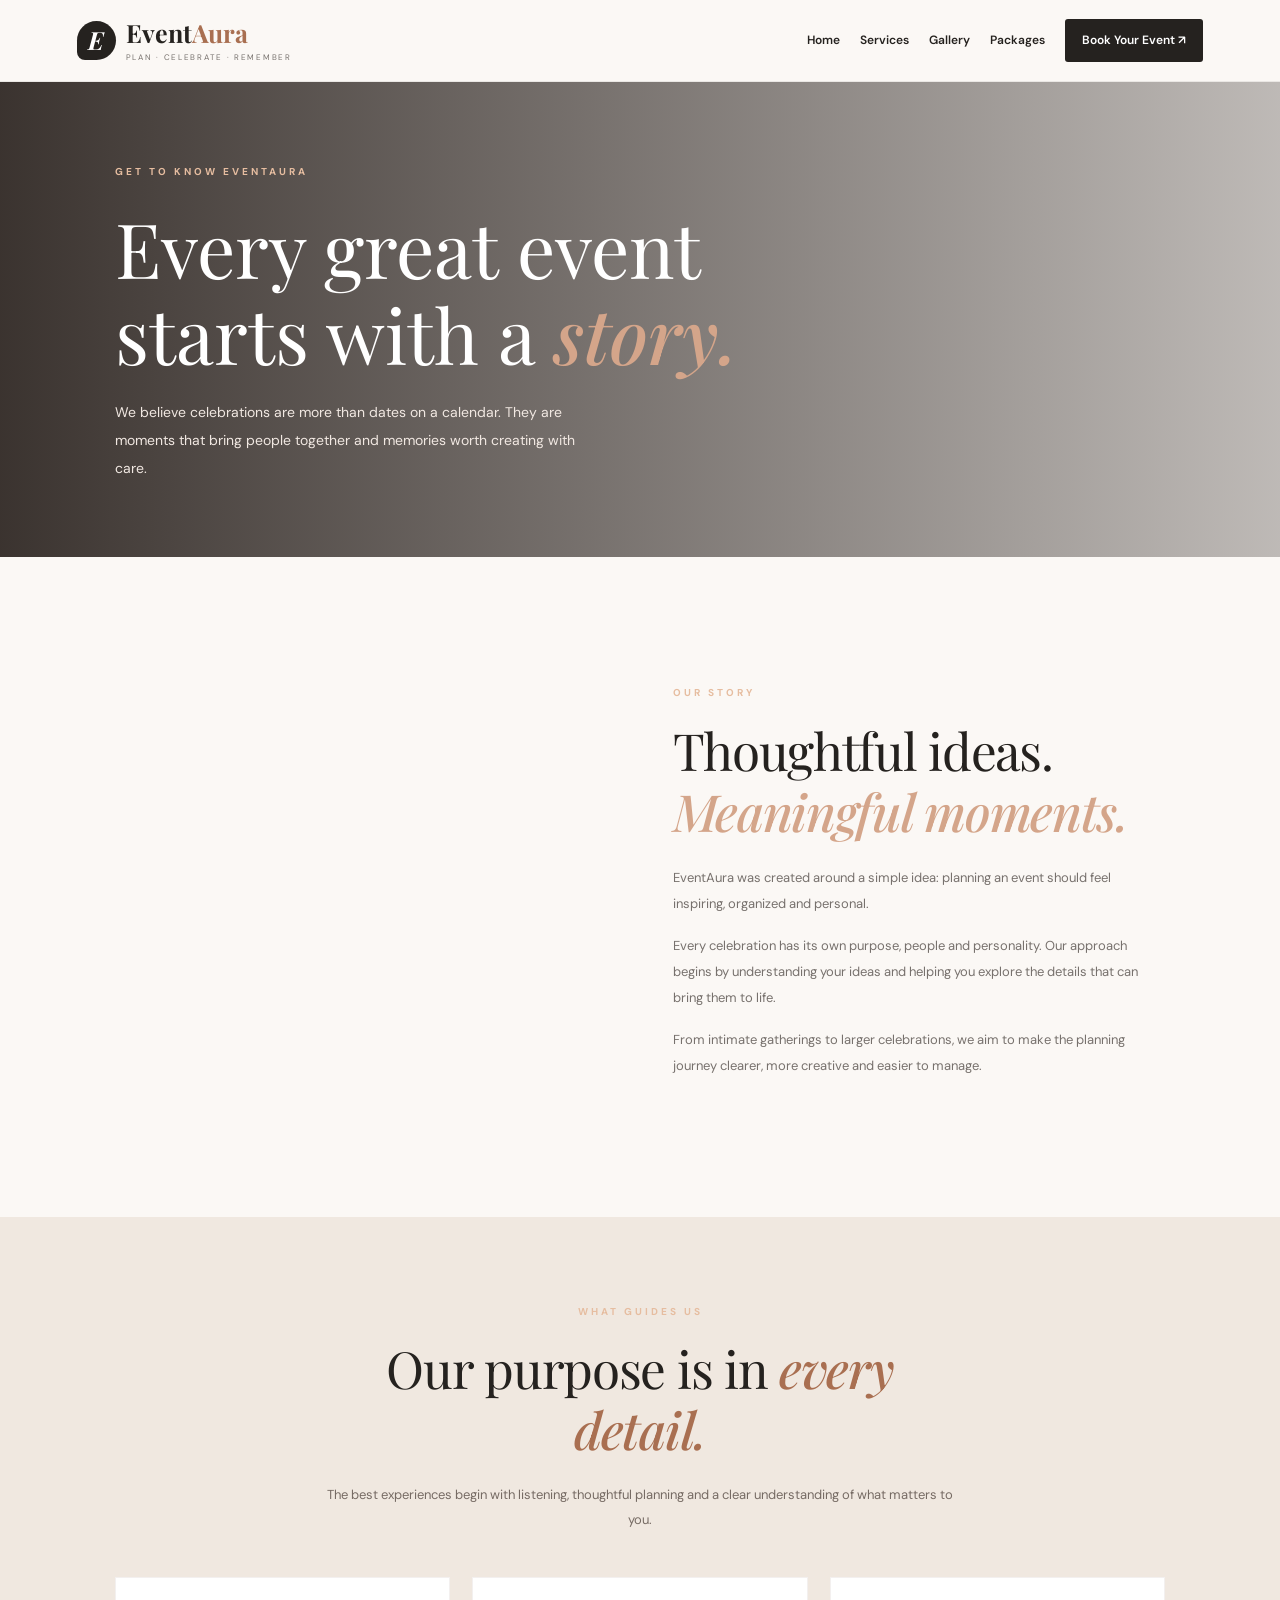
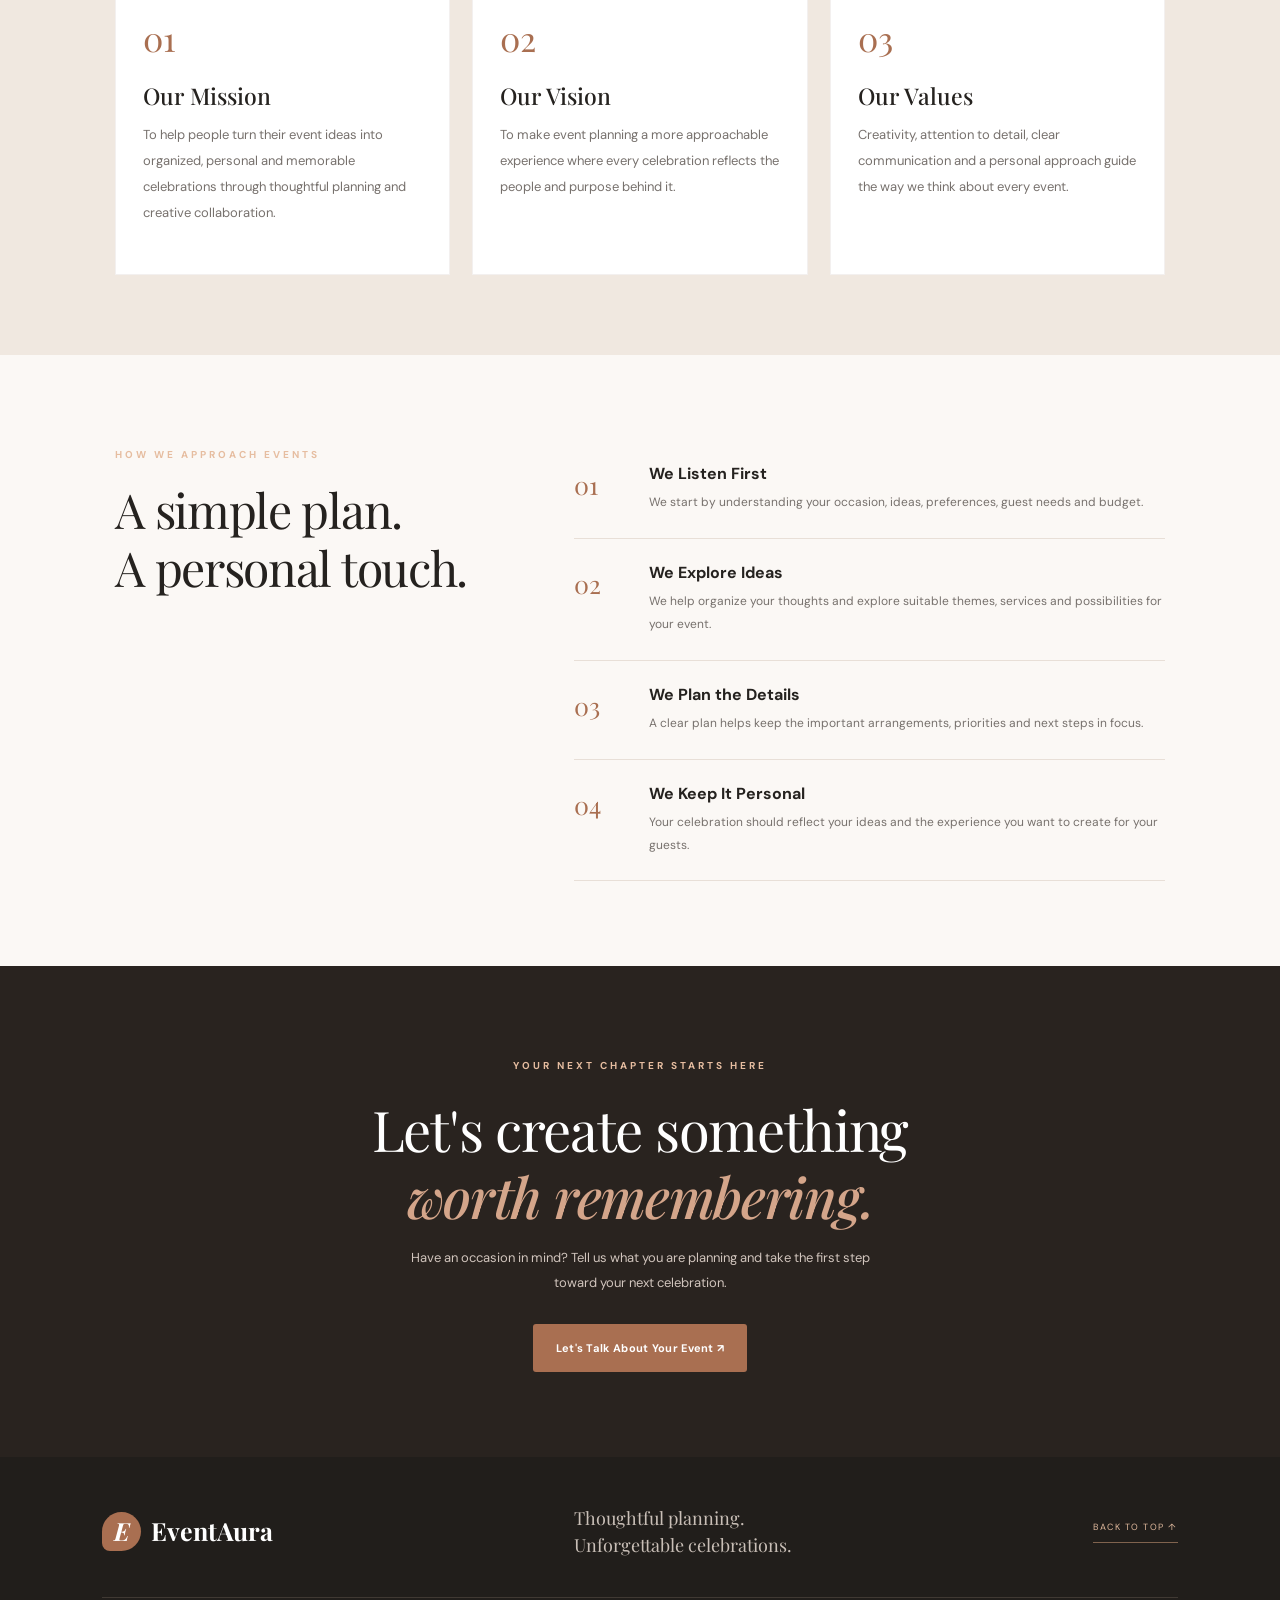
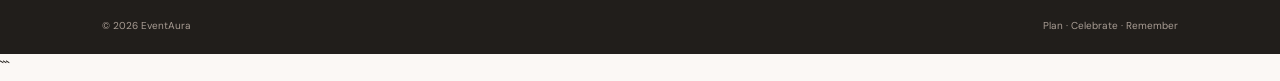
<file: about.html>
<!DOCTYPE html>
<html lang="en">
<head>
  <meta charset="UTF-8">
  <meta name="viewport" content="width=device-width, initial-scale=1.0">

  <title>About Us | EventAura</title>
  <meta name="description" content="Discover EventAura's story, mission and approach to creating thoughtful and memorable events.">

  <link rel="preconnect" href="https://fonts.googleapis.com">
  <link rel="preconnect" href="https://fonts.gstatic.com" crossorigin>
  <link href="https://fonts.googleapis.com/css2?family=DM+Sans:wght@400;500;600;700&family=Playfair+Display:wght@400;500;600&display=swap" rel="stylesheet">

  <link rel="stylesheet" href="style.css">
  <script src="/script.js" defer></script>

  <style>
    .about-hero {
      min-height: 440px;
      display: flex;
      align-items: center;
      padding: 75px 9%;
      color: white;
      background:
        linear-gradient(90deg, rgba(32,24,20,.88), rgba(32,24,20,.28)),
        url("https://images.unsplash.com/photo-1511795409834-ef04bbd61622?auto=format&fit=crop&w=1800&q=85")
        center/cover no-repeat;
    }

    .about-hero-content {
      max-width: 680px;
    }

    .about-eyebrow {
      color: #e6bda0;
      font-size: 10px;
      font-weight: 700;
      letter-spacing: 3px;
    }

    .about-hero h1 {
      font-family: "Playfair Display", Georgia, serif;
      font-size: clamp(44px, 7vw, 76px);
      font-weight: 400;
      line-height: 1.12;
      margin: 22px 0;
    }

    .about-hero h1 em,
    .about-story h2 em,
    .about-cta h2 em {
      color: #d4a58a;
    }

    .about-hero p {
      max-width: 480px;
      font-size: 14px;
      line-height: 2;
      color: #f1e8e2;
    }

    .about-story {
      display: grid;
      grid-template-columns: 1fr 1fr;
      gap: 65px;
      align-items: center;
      padding: 90px 9%;
    }

    .about-story-image {
      min-height: 480px;
      background:
        url("https://images.unsplash.com/photo-1464366400600-7168b8af9bc3?auto=format&fit=crop&w=1000&q=85")
        center/cover no-repeat;
    }

    .about-story h2,
    .about-heading h2 {
      font-family: "Playfair Display", Georgia, serif;
      font-size: clamp(34px, 4vw, 53px);
      font-weight: 400;
      line-height: 1.2;
      margin: 15px 0 22px;
    }

    .about-story p,
    .about-value p {
      color: var(--muted, #766b64);
      font-size: 13px;
      line-height: 2;
      margin-bottom: 16px;
    }

    .about-values {
      padding: 80px 9%;
      background: #f0e8e0;
    }

    .about-heading {
      text-align: center;
      max-width: 650px;
      margin: 0 auto 45px;
    }

    .about-heading p {
      color: #766b64;
      font-size: 13px;
      line-height: 1.9;
    }

    .about-values-grid {
      display: grid;
      grid-template-columns: repeat(3, minmax(0, 1fr));
      gap: 22px;
    }

    .about-value {
      background: white;
      padding: 32px 27px;
      border: 1px solid rgba(100,70,50,.08);
    }

    .about-value-number {
      font-family: "Playfair Display", Georgia, serif;
      font-size: 34px;
      color: #a96f51;
    }

    .about-value h3 {
      font-family: "Playfair Display", Georgia, serif;
      font-size: 23px;
      font-weight: 500;
      margin: 16px 0 12px;
    }

    .about-approach {
      padding: 85px 9%;
      display: grid;
      grid-template-columns: .8fr 1.2fr;
      gap: 65px;
      align-items: start;
    }

    .about-approach h2 {
      font-family: "Playfair Display", Georgia, serif;
      font-size: clamp(34px, 4vw, 48px);
      font-weight: 400;
      margin-top: 15px;
    }

    .about-approach-list {
      display: grid;
      gap: 0;
    }

    .about-approach-item {
      display: grid;
      grid-template-columns: 55px 1fr;
      gap: 20px;
      padding: 24px 0;
      border-bottom: 1px solid var(--line, #e5ddd5);
    }

    .about-approach-item span {
      font-family: "Playfair Display", Georgia, serif;
      font-size: 25px;
      color: #a96f51;
    }

    .about-approach-item h3 {
      font-size: 16px;
      margin-bottom: 8px;
    }

    .about-approach-item p {
      color: var(--muted, #766b64);
      font-size: 12px;
      line-height: 1.9;
    }

    .about-cta {
      text-align: center;
      padding: 85px 7%;
      color: white;
      background: #29231f;
    }

    .about-cta h2 {
      font-family: "Playfair Display", Georgia, serif;
      font-size: clamp(36px, 5vw, 56px);
      font-weight: 400;
      line-height: 1.2;
      margin: 17px 0;
    }

    .about-cta p {
      max-width: 470px;
      margin: 0 auto 28px;
      font-size: 13px;
      line-height: 1.9;
      color: #d1c5bd;
    }

    .about-cta .btn {
      display: inline-flex;
      align-items: center;
      justify-content: center;
      text-decoration: none;
    }

    @media (max-width: 780px) {
      .about-hero {
        min-height: 380px;
        padding: 65px 6%;
      }

      .about-story,
      .about-approach {
        grid-template-columns: 1fr;
        gap: 35px;
        padding: 65px 6%;
      }

      .about-story-image {
        min-height: 340px;
      }

      .about-values {
        padding: 65px 6%;
      }

      .about-values-grid {
        grid-template-columns: 1fr;
      }
    }
  </style>
</head>

<body>

<!-- NAVBAR -->
<header class="navbar">
  <a href="/" class="logo">
    <span class="logo-icon">E</span>
    <span>
      Event<span class="logo-accent">Aura</span>
      <small>PLAN · CELEBRATE · REMEMBER</small>
    </span>
  </a>

  <button
    class="menu-toggle"
    id="menuToggle"
    aria-label="Toggle navigation"
    aria-expanded="false"
    aria-controls="navLinks"
  >☰</button>

  <nav class="nav-links" id="navLinks">
    <a href="/">Home</a>
    <a href="/service.html">Services</a>
    <a href="/gallery.html">Gallery</a>
    <a href="/package.html">Packages</a>
    <a href="/contact.html" class="nav-cta">Book Your Event ↗</a>
  </nav>

</header>

<main>

  <!-- HERO -->
  <section class="about-hero">
    <div class="about-hero-content">
      <span class="about-eyebrow">GET TO KNOW EVENTAURA</span>
      <h1>Every great event<br>starts with a <em>story.</em></h1>
      <p>
        We believe celebrations are more than dates on a calendar.
        They are moments that bring people together and memories
        worth creating with care.
      </p>
    </div>
  </section>

  <!-- OUR STORY -->
  <section class="about-story">
    <div class="about-story-image"
         role="img"
         aria-label="Elegant event decoration"></div>

    <div>
      <span class="about-eyebrow">OUR STORY</span>
      <h2>Thoughtful ideas.<br><em>Meaningful moments.</em></h2>

      <p>
        EventAura was created around a simple idea: planning an event
        should feel inspiring, organized and personal.
      </p>

      <p>
        Every celebration has its own purpose, people and personality.
        Our approach begins by understanding your ideas and helping
        you explore the details that can bring them to life.
      </p>

      <p>
        From intimate gatherings to larger celebrations, we aim to
        make the planning journey clearer, more creative and easier
        to manage.
      </p>
    </div>
  </section>

  <!-- MISSION AND VALUES -->
  <section class="about-values">
    <div class="about-heading">
      <span class="about-eyebrow">WHAT GUIDES US</span>
      <h2>Our purpose is in <em>every detail.</em></h2>
      <p>
        The best experiences begin with listening, thoughtful planning
        and a clear understanding of what matters to you.
      </p>
    </div>

    <div class="about-values-grid">
      <article class="about-value">
        <span class="about-value-number">01</span>
        <h3>Our Mission</h3>
        <p>
          To help people turn their event ideas into organized,
          personal and memorable celebrations through thoughtful
          planning and creative collaboration.
        </p>
      </article>

      <article class="about-value">
        <span class="about-value-number">02</span>
        <h3>Our Vision</h3>
        <p>
          To make event planning a more approachable experience where
          every celebration reflects the people and purpose behind it.
        </p>
      </article>

      <article class="about-value">
        <span class="about-value-number">03</span>
        <h3>Our Values</h3>
        <p>
          Creativity, attention to detail, clear communication and
          a personal approach guide the way we think about every event.
        </p>
      </article>
    </div>
  </section>

  <!-- OUR APPROACH -->
  <section class="about-approach">
    <div>
      <span class="about-eyebrow">HOW WE APPROACH EVENTS</span>
      <h2>A simple plan.<br>A personal touch.</h2>
    </div>

    <div class="about-approach-list">
      <article class="about-approach-item">
        <span>01</span>
        <div>
          <h3>We Listen First</h3>
          <p>
            We start by understanding your occasion, ideas,
            preferences, guest needs and budget.
          </p>
        </div>
      </article>

      <article class="about-approach-item">
        <span>02</span>
        <div>
          <h3>We Explore Ideas</h3>
          <p>
            We help organize your thoughts and explore suitable
            themes, services and possibilities for your event.
          </p>
        </div>
      </article>

      <article class="about-approach-item">
        <span>03</span>
        <div>
          <h3>We Plan the Details</h3>
          <p>
            A clear plan helps keep the important arrangements,
            priorities and next steps in focus.
          </p>
        </div>
      </article>

      <article class="about-approach-item">
        <span>04</span>
        <div>
          <h3>We Keep It Personal</h3>
          <p>
            Your celebration should reflect your ideas and the
            experience you want to create for your guests.
          </p>
        </div>
      </article>
    </div>
  </section>

  <!-- CTA -->
  <section class="about-cta">
    <span class="about-eyebrow">YOUR NEXT CHAPTER STARTS HERE</span>
    <h2>Let's create something<br><em>worth remembering.</em></h2>
    <p>
      Have an occasion in mind? Tell us what you are planning
      and take the first step toward your next celebration.
    </p>
    <a href="/contact.html" class="btn btn-primary">
      Let's Talk About Your Event ↗
    </a>
  </section>

</main>

<!-- FOOTER -->
<footer class="footer">
  <div class="footer-main">
    <a href="/" class="logo footer-logo">
      <span class="logo-icon">E</span>
      <span>EventAura</span>
    </a>

    <p>
      Thoughtful planning.<br>
      Unforgettable celebrations.
    </p>

    <a href="#" class="back-top"
       onclick="window.scrollTo({top:0,behavior:'smooth'});return false;">
      BACK TO TOP ↑
    </a>
  </div>

  <div class="footer-bottom">
    <span>© <span id="currentYear"></span> EventAura</span>
    <span>Plan · Celebrate · Remember</span>
  </div>
</footer>

</body>
</html>
```
</file>
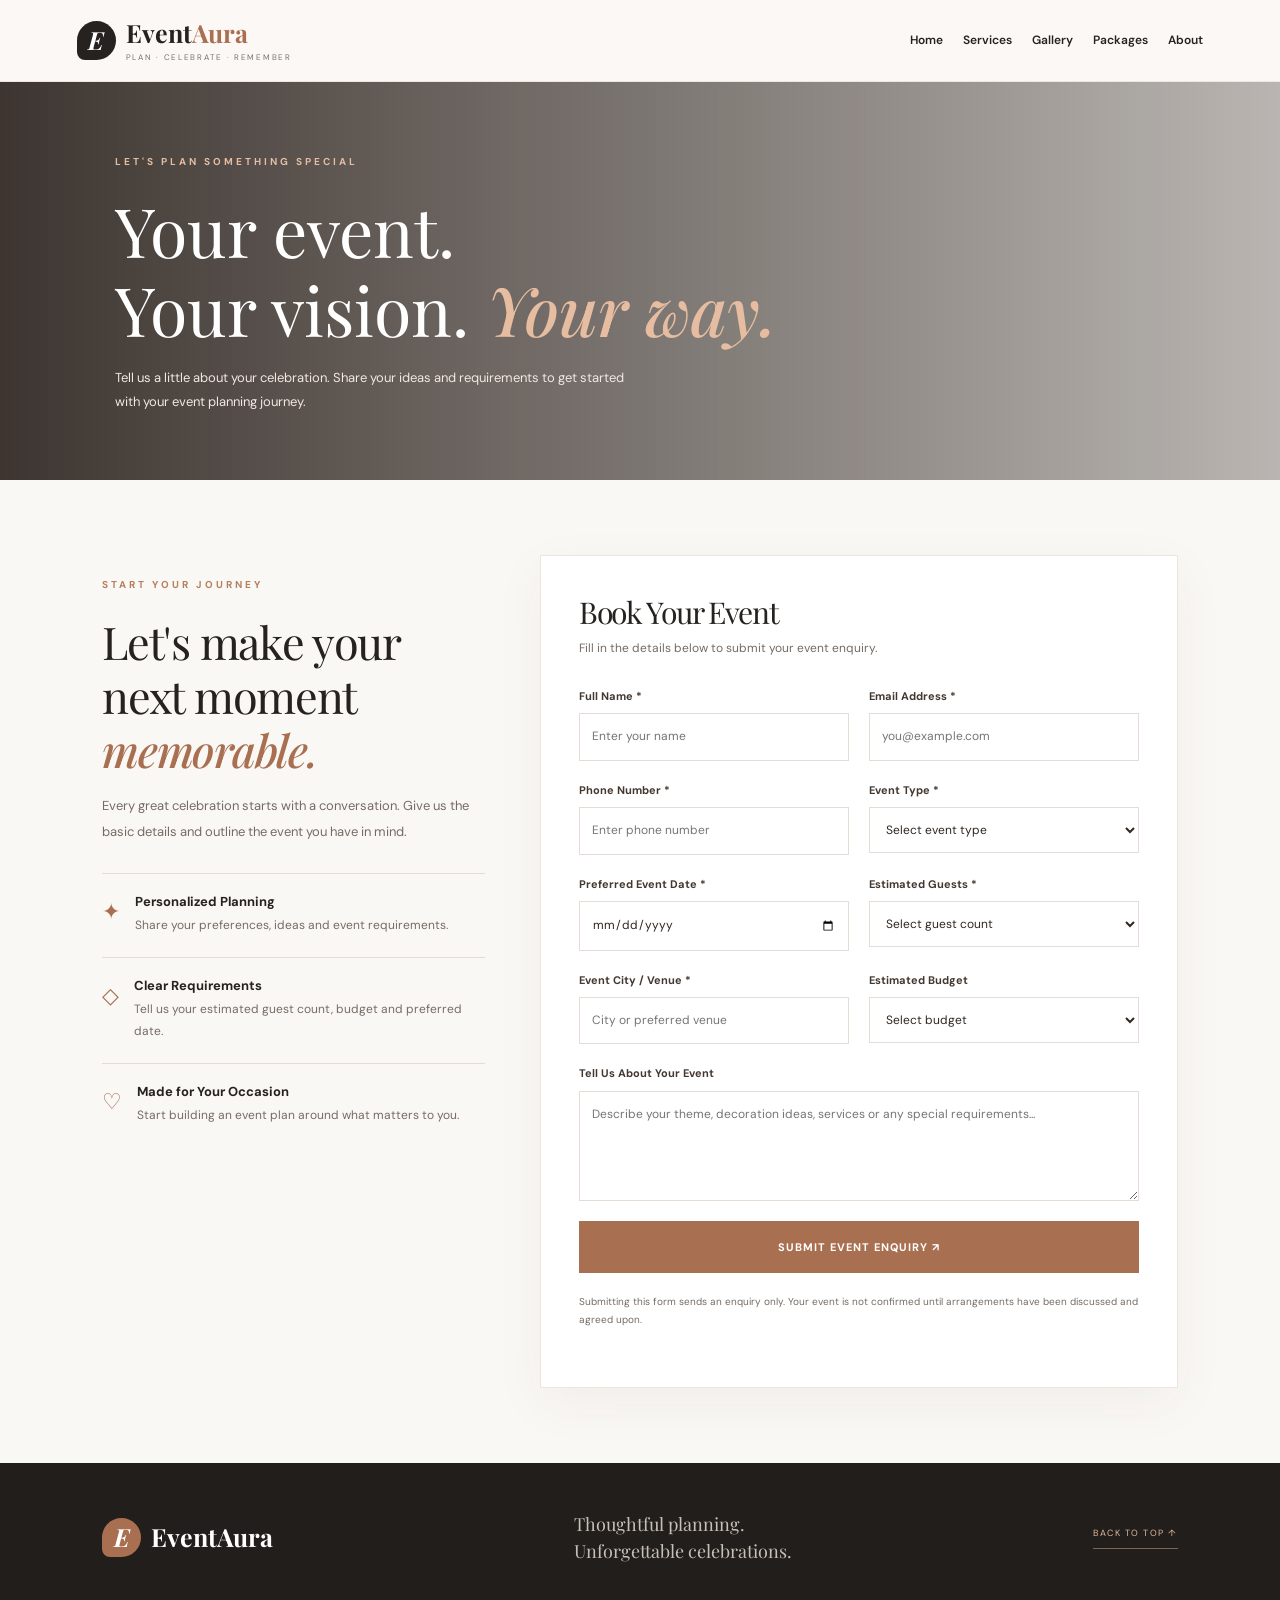
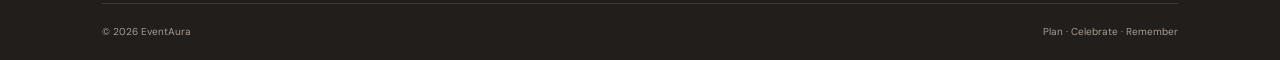
<file: boook.html>
<!DOCTYPE html>
<html lang="en">
<head>
  <meta charset="UTF-8">
  <meta name="viewport" content="width=device-width, initial-scale=1.0">

  <title>Book Your Event | EventAura</title>
  <meta name="description" content="Start planning your wedding, birthday, corporate event or celebration with EventAura.">

  <link rel="preconnect" href="https://fonts.googleapis.com">
  <link rel="preconnect" href="https://fonts.gstatic.com" crossorigin>
  <link href="https://fonts.googleapis.com/css2?family=DM+Sans:wght@400;500;600;700&family=Playfair+Display:wght@400;500;600&display=swap" rel="stylesheet">

  <link rel="stylesheet" href="style.css">
  <script src="/script.js" defer></script>

  <style>
    .booking-hero {
      min-height: 330px;
      display: flex;
      align-items: center;
      padding: 65px 9%;
      color: white;
      background:
        linear-gradient(90deg, rgba(35,26,21,.88), rgba(35,26,21,.3)),
        url("https://images.unsplash.com/photo-1511795409834-ef04bbd61622?auto=format&fit=crop&w=1800&q=85")
        center/cover no-repeat;
    }

    .booking-hero h1 {
      font-family: "Playfair Display", Georgia, serif;
      font-size: clamp(42px, 6vw, 68px);
      font-weight: 400;
      line-height: 1.15;
      margin: 18px 0;
    }

    .booking-hero h1 em,
    .booking-info h2 em {
      color: #e6bda0;
    }

    .booking-hero p {
      max-width: 520px;
      font-size: 13px;
      line-height: 1.9;
      color: #f1e8e2;
    }

    .booking-eyebrow {
      color: #b77e5e;
      font-size: 10px;
      font-weight: 700;
      letter-spacing: 3px;
    }

    .booking-hero .booking-eyebrow { color: #e6bda0; }

    .booking-layout {
      display: grid;
      grid-template-columns: .75fr 1.25fr;
      gap: 55px;
      align-items: start;
      padding: 75px 8%;
      background: #faf8f5;
    }

    .booking-info { padding-top: 15px; }

    .booking-info h2 {
      font-family: "Playfair Display", Georgia, serif;
      font-size: clamp(32px, 4vw, 45px);
      font-weight: 400;
      line-height: 1.2;
      margin: 17px 0;
    }

    .booking-info h2 em { color: #a96f51; }

    .booking-info > p {
      font-size: 13px;
      line-height: 2;
      color: #766b64;
      margin-bottom: 28px;
    }

    .booking-note {
      display: flex;
      gap: 15px;
      padding: 20px 0;
      border-top: 1px solid #e5ddd5;
    }

    .booking-note-icon { color: #a96f51; font-size: 22px; }
    .booking-note h3 { font-size: 13px; margin-bottom: 6px; }

    .booking-note p {
      font-size: 12px;
      line-height: 1.8;
      color: #766b64;
    }

    .booking-form-card {
      background: white;
      padding: 38px;
      border: 1px solid #eee5dd;
      box-shadow: 0 15px 50px rgba(50,35,25,.05);
    }

    .booking-form-card h2 {
      font-family: "Playfair Display", Georgia, serif;
      font-size: 30px;
      font-weight: 400;
      margin-bottom: 8px;
    }

    .booking-form-subtitle {
      color: #766b64;
      font-size: 12px;
      line-height: 1.8;
      margin-bottom: 27px;
    }

    .booking-form {
      display: grid;
      grid-template-columns: 1fr 1fr;
      gap: 20px;
    }

    .booking-field {
      min-width: 0;
      display: flex;
      flex-direction: column;
      gap: 8px;
    }

    .booking-field.full-width { grid-column: 1 / -1; }

    .booking-field label {
      color: #44372f;
      font-size: 11px;
      font-weight: 700;
    }

    .booking-field input,
    .booking-field select,
    .booking-field textarea {
      width: 100%;
      min-width: 0;
      padding: 13px 12px;
      border: 1px solid #e5ddd5;
      background: #fff;
      color: #302821;
      font-family: "DM Sans", sans-serif;
      font-size: 12px;
      outline: none;
      box-sizing: border-box;
    }

    .booking-field input:focus,
    .booking-field select:focus,
    .booking-field textarea:focus {
      border-color: #a96f51;
    }

    .booking-field textarea { min-height: 110px; resize: vertical; }

    .booking-submit {
      grid-column: 1 / -1;
      width: 100%;
      padding: 16px 20px;
      border: 1px solid #a96f51;
      background: #a96f51;
      color: white;
      font-family: "DM Sans", sans-serif;
      font-size: 11px;
      font-weight: 700;
      letter-spacing: 1px;
      cursor: pointer;
    }

    .booking-submit:hover { background: #87553d; }
    .booking-submit:disabled { opacity: .6; cursor: wait; }

    .booking-status {
      grid-column: 1 / -1;
      font-size: 13px;
      line-height: 1.8;
      margin: 0;
      overflow-wrap: anywhere;
    }

    .booking-disclaimer {
      grid-column: 1 / -1;
      font-size: 10px;
      line-height: 1.8;
      color: #766b64;
    }

    @media (max-width: 850px) {
      .booking-layout {
        grid-template-columns: 1fr;
        gap: 35px;
        padding: 55px 6%;
      }
    }

    @media (max-width: 520px) {
      .booking-hero { min-height: 300px; padding: 55px 6%; }
      .booking-form-card { padding: 24px 18px; }
      .booking-form { grid-template-columns: 1fr; }

      .booking-field.full-width,
      .booking-submit,
      .booking-status,
      .booking-disclaimer {
        grid-column: 1;
      }
    }
  </style>
</head>

<body>
<header class="navbar">
  <a href="/index.html" class="logo">
    <span class="logo-icon">E</span>
    <span>
      Event<span class="logo-accent">Aura</span>
      <small>PLAN · CELEBRATE · REMEMBER</small>
    </span>
  </a>

  <button class="menu-toggle" id="menuToggle"
          aria-label="Toggle navigation" aria-expanded="false"
          aria-controls="navLinks">☰</button>

  <nav class="nav-links" id="navLinks">
    <a href="/index.html">Home</a>
    <a href="/service.html">Services</a>
    <a href="/gallery.html">Gallery</a>
    <a href="/package.html">Packages</a>
    <a href="/about.html">About</a>
  </nav>
</header>

<main>
  <section class="booking-hero">
    <div>
      <span class="booking-eyebrow">LET'S PLAN SOMETHING SPECIAL</span>
      <h1>Your event.<br>Your vision. <em>Your way.</em></h1>
      <p>Tell us a little about your celebration. Share your ideas and requirements to get started with your event planning journey.</p>
    </div>
  </section>

  <section class="booking-layout">
    <div class="booking-info">
      <span class="booking-eyebrow">START YOUR JOURNEY</span>
      <h2>Let's make your<br>next moment <em>memorable.</em></h2>
      <p>Every great celebration starts with a conversation. Give us the basic details and outline the event you have in mind.</p>

      <div class="booking-note">
        <span class="booking-note-icon">✦</span>
        <div>
          <h3>Personalized Planning</h3>
          <p>Share your preferences, ideas and event requirements.</p>
        </div>
      </div>

      <div class="booking-note">
        <span class="booking-note-icon">◇</span>
        <div>
          <h3>Clear Requirements</h3>
          <p>Tell us your estimated guest count, budget and preferred date.</p>
        </div>
      </div>

      <div class="booking-note">
        <span class="booking-note-icon">♡</span>
        <div>
          <h3>Made for Your Occasion</h3>
          <p>Start building an event plan around what matters to you.</p>
        </div>
      </div>
    </div>

    <div class="booking-form-card">
      <h2>Book Your Event</h2>
      <p class="booking-form-subtitle">Fill in the details below to submit your event enquiry.</p>

      <form class="booking-form" id="bookingForm">
        <div class="booking-field">
          <label for="customerName">Full Name *</label>
          <input type="text" id="customerName" name="customerName"
                 placeholder="Enter your name" autocomplete="name" required>
        </div>

        <div class="booking-field">
          <label for="customerEmail">Email Address *</label>
          <input type="email" id="customerEmail" name="customerEmail"
                 placeholder="you@example.com" autocomplete="email" required>
        </div>

        <div class="booking-field">
          <label for="customerPhone">Phone Number *</label>
          <input type="tel" id="customerPhone" name="customerPhone"
                 placeholder="Enter phone number" autocomplete="tel" required>
        </div>

        <div class="booking-field">
          <label for="eventType">Event Type *</label>
          <select id="eventType" name="eventType" required>
            <option value="">Select event type</option>
            <option value="Wedding">Wedding</option>
            <option value="Birthday Party">Birthday Party</option>
            <option value="Engagement">Engagement</option>
            <option value="Anniversary">Anniversary</option>
            <option value="Corporate Event">Corporate Event</option>
            <option value="College Fest">College Fest</option>
            <option value="Private Party">Private Party</option>
            <option value="Other">Other</option>
          </select>
        </div>

        <div class="booking-field">
          <label for="eventDate">Preferred Event Date *</label>
          <input type="date" id="eventDate" name="eventDate" required>
        </div>

        <div class="booking-field">
          <label for="guestCount">Estimated Guests *</label>
          <select id="guestCount" name="guestCount" required>
            <option value="">Select guest count</option>
            <option value="25">Below 50</option>
            <option value="75">50–100</option>
            <option value="175">101–250</option>
            <option value="375">251–500</option>
            <option value="750">501–1000</option>
            <option value="1000">1000+</option>
          </select>
        </div>

        <div class="booking-field">
          <label for="eventCity">Event City / Venue *</label>
          <input type="text" id="eventCity" name="eventCity"
                 placeholder="City or preferred venue" required>
        </div>

        <div class="booking-field">
          <label for="eventBudget">Estimated Budget</label>
          <select id="eventBudget" name="eventBudget">
            <option value="">Select budget</option>
            <option value="25000">Below ₹25,000</option>
            <option value="50000">₹25,000–₹50,000</option>
            <option value="100000">₹50,000–₹1,00,000</option>
            <option value="200000">₹1,00,000–₹3,00,000</option>
            <option value="300000">₹3,00,000+</option>
            <option value="">Not decided yet</option>
          </select>
        </div>

        <div class="booking-field full-width">
          <label for="eventDetails">Tell Us About Your Event</label>
          <textarea id="eventDetails" name="eventDetails"
                    placeholder="Describe your theme, decoration ideas, services or any special requirements..."></textarea>
        </div>

        <button type="submit" class="booking-submit">SUBMIT EVENT ENQUIRY ↗</button>

        <p class="booking-disclaimer">
          Submitting this form sends an enquiry only. Your event is not confirmed until arrangements have been discussed and agreed upon.
        </p>
        <p class="booking-status" id="bookingStatus" role="status" aria-live="polite"></p>
      </form>
    </div>
  </section>
</main>

<footer class="footer">
  <div class="footer-main">
    <a href="/index.html" class="logo footer-logo">
      <span class="logo-icon">E</span>
      <span>EventAura</span>
    </a>
    <p>Thoughtful planning.<br>Unforgettable celebrations.</p>
    <a href="#" class="back-top"
       onclick="window.scrollTo({top:0,behavior:'smooth'});return false;">
      BACK TO TOP ↑
    </a>
  </div>

  <div class="footer-bottom">
    <span>© <span id="currentYear"></span> EventAura</span>
    <span>Plan · Celebrate · Remember</span>
  </div>
</footer>

<script>
(() => {
  const form = document.getElementById("bookingForm");
  const statusBox = document.getElementById("bookingStatus");
  const submitButton = form.querySelector('button[type="submit"]');
  const eventDate = document.getElementById("eventDate");

  // Set the minimum selectable date to today.
  const today = new Date();
  eventDate.min = [
    today.getFullYear(),
    String(today.getMonth() + 1).padStart(2, "0"),
    String(today.getDate()).padStart(2, "0")
  ].join("-");

  // This page's inline script is the only booking-form submit handler.
  form.addEventListener("submit", async (event) => {
    event.preventDefault();

    if (!form.reportValidity()) return;

    const budgetValue = document.getElementById("eventBudget").value;

    const payload = {
      fullName: document.getElementById("customerName").value.trim(),
      email: document.getElementById("customerEmail").value.trim(),
      phone: document.getElementById("customerPhone").value.trim(),
      eventType: document.getElementById("eventType").value,
      eventDate: eventDate.value,
      guests: Number(document.getElementById("guestCount").value),
      city: document.getElementById("eventCity").value.trim(),
      budget: budgetValue === "" ? null : Number(budgetValue),
      details: document.getElementById("eventDetails").value.trim()
    };

    if (!Number.isInteger(payload.guests) || payload.guests < 1) {
      statusBox.textContent = "Please select an estimated guest count.";
      return;
    }

    try {
      submitButton.disabled = true;
      submitButton.textContent = "SUBMITTING...";
      statusBox.textContent = "Submitting your enquiry...";
const response = await fetch("/api/bookings", {
        method: "POST",
        headers: { "Content-Type": "application/json" },
        credentials: "include",
        body: JSON.stringify(payload)
      });

      const responseText = await response.text();

      if (!response.ok) {
        console.error("Booking API error:", response.status, responseText);

        if (response.status === 401 || response.status === 403) {
          throw new Error("Please log in before submitting your booking.");
        }

        if (response.status === 400) {
          throw new Error("Booking details were rejected. Check the backend console for the validation error.");
        }

        throw new Error("Booking failed. Server status: " + response.status);
      }

      statusBox.textContent = "Your enquiry was submitted successfully!";
      form.reset();

    } catch (error) {
      console.error("Booking submission error:", error);
      statusBox.textContent =
        error.message || "Could not submit your enquiry. Please try again.";
    } finally {
      submitButton.disabled = false;
      submitButton.textContent = "SUBMIT EVENT ENQUIRY ↗";
    }
  });

  // Update the footer year without changing other page behaviour.
  const year = document.getElementById("currentYear");
  if (year) year.textContent = new Date().getFullYear();
})();
</script>
</body>
</html>
</file>
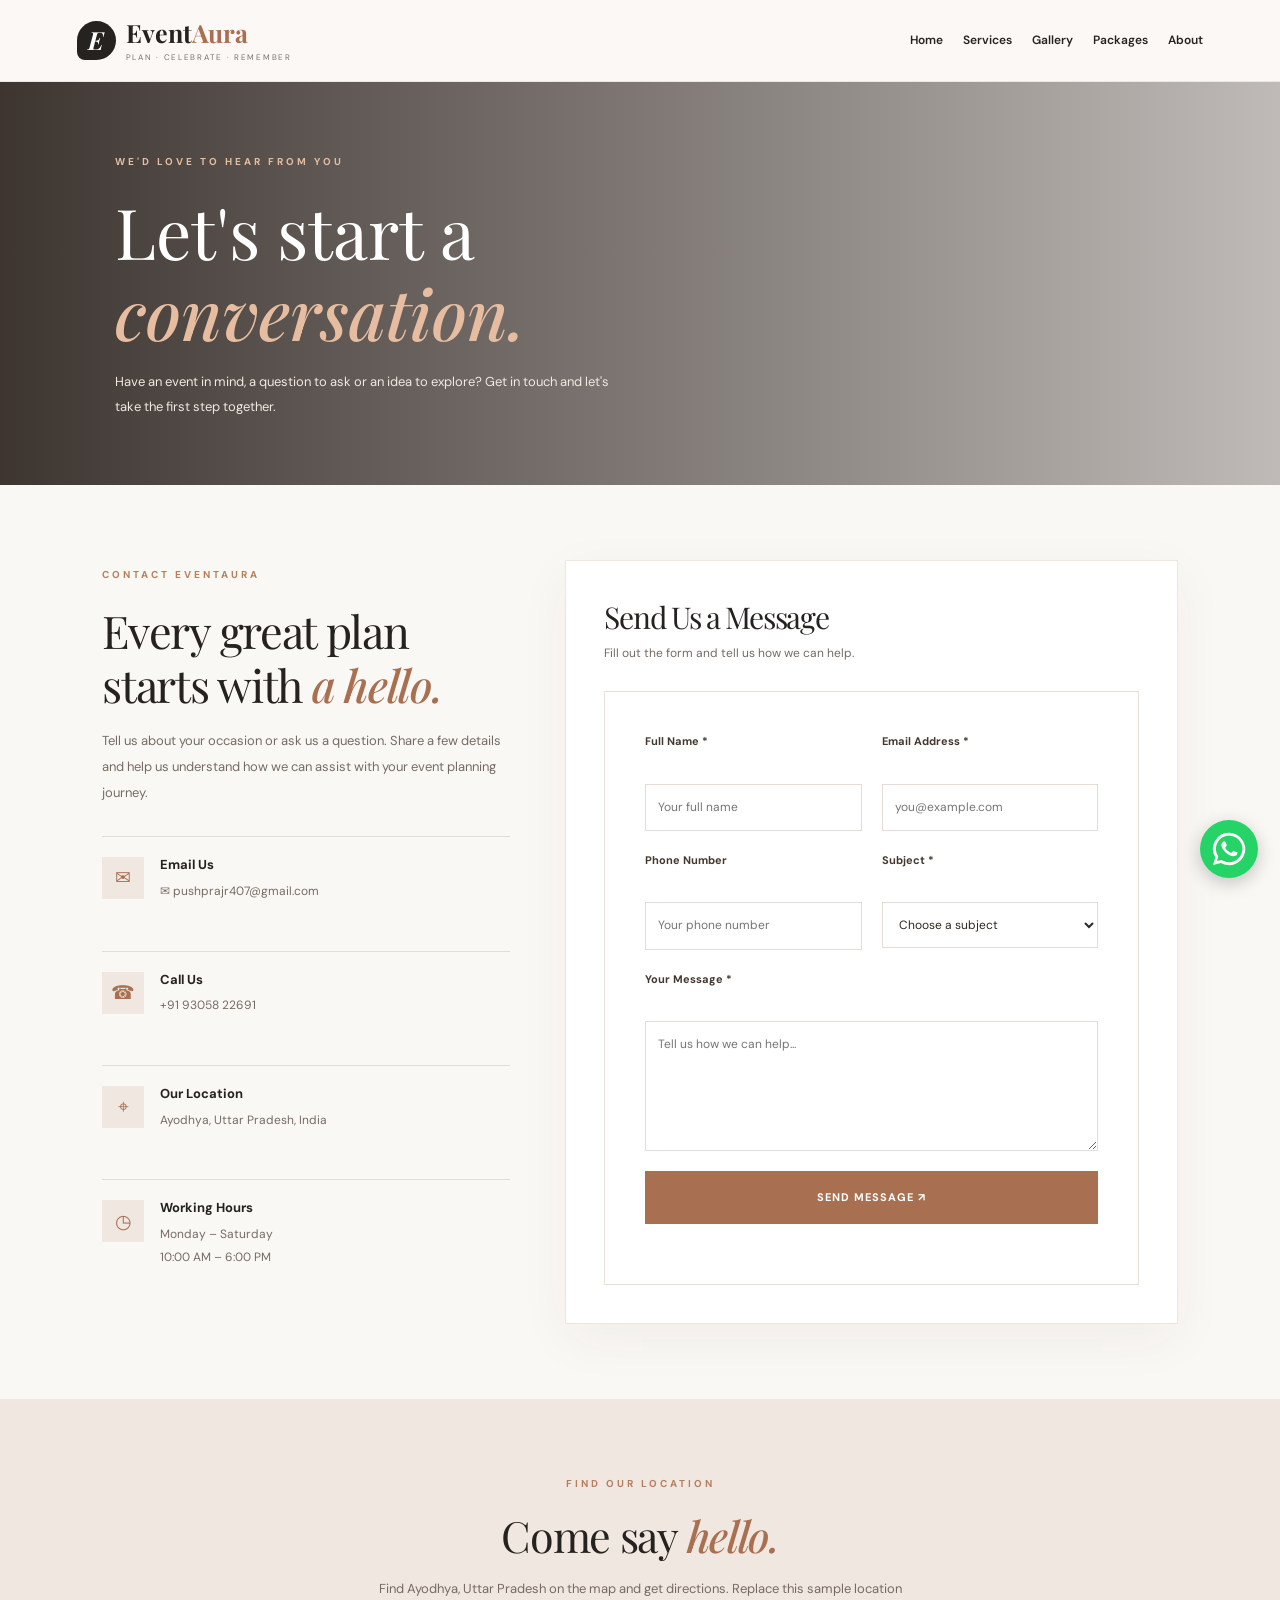
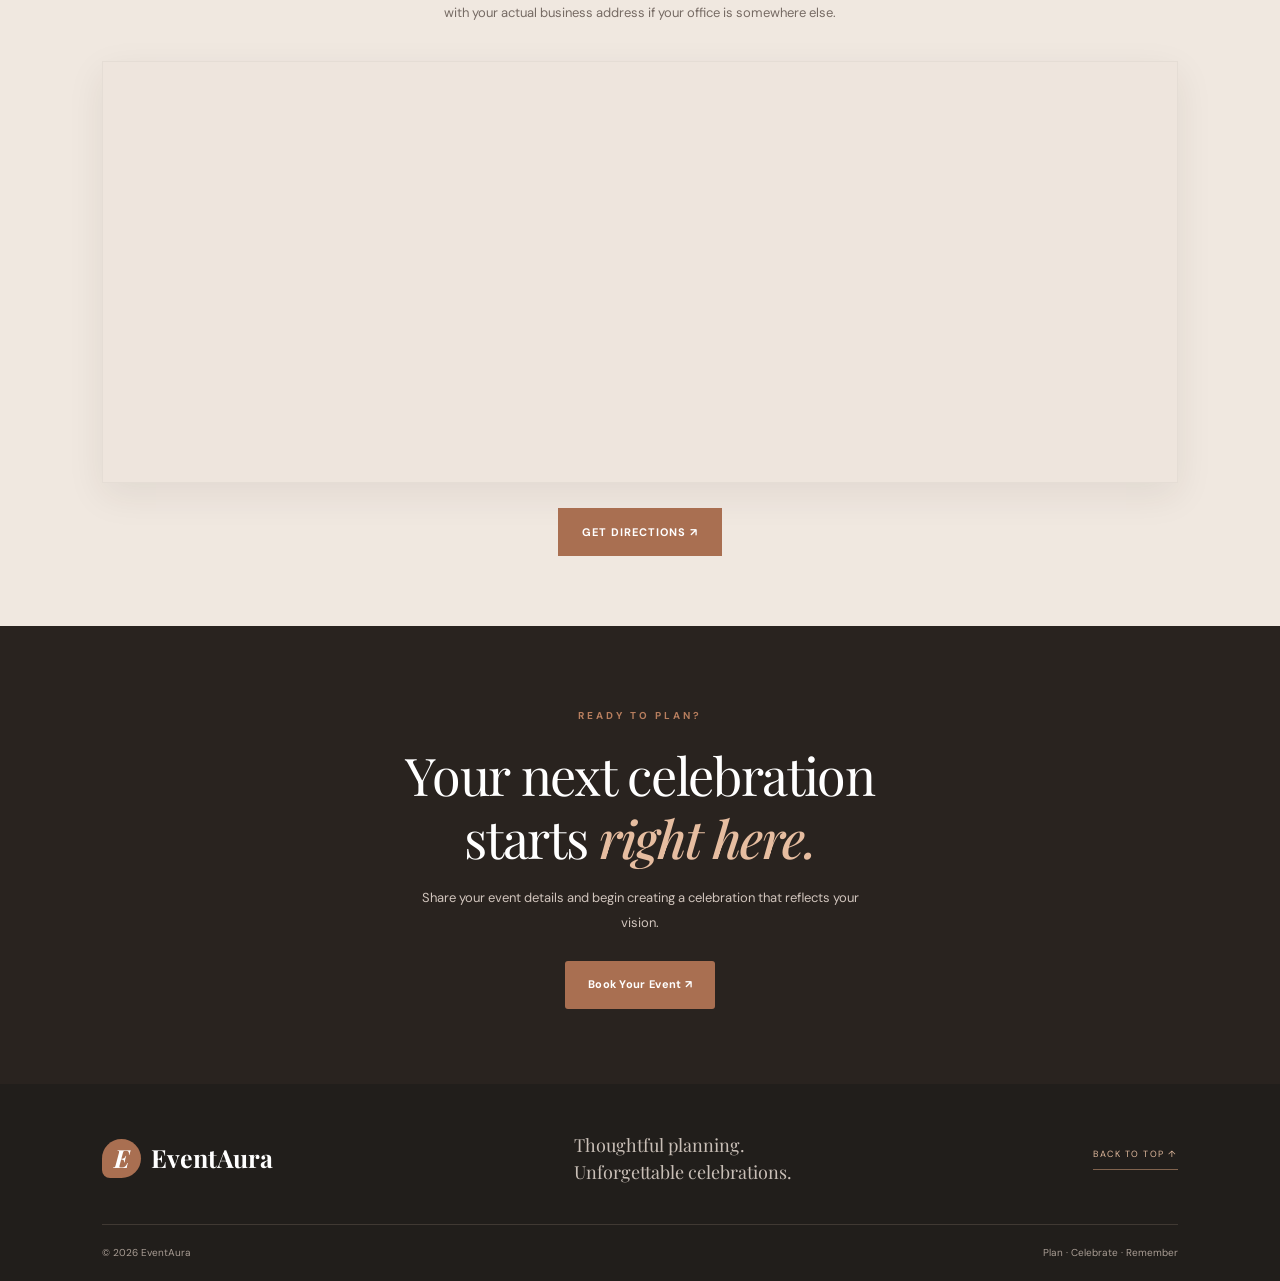
<file: contact.html>
<!DOCTYPE html>
<html lang="en">
<head>
  <meta charset="UTF-8">
  <meta name="viewport" content="width=device-width, initial-scale=1.0">

  <title>Contact Us | EventAura</title>
  <meta name="description" content="Contact EventAura to discuss your wedding, birthday, corporate event or special celebration.">

  <link rel="preconnect" href="https://fonts.googleapis.com">
  <link rel="preconnect" href="https://fonts.gstatic.com" crossorigin>
  <link href="https://fonts.googleapis.com/css2?family=DM+Sans:wght@400;500;600;700&family=Playfair+Display:wght@400;500;600&display=swap" rel="stylesheet">

  <link rel="stylesheet" href="style.css">
  <script src="/script.js" defer></script>

  <style>
    /* CONTACT HERO */
    .contact-hero {
      min-height: 350px;
      display: flex;
      align-items: center;
      padding: 65px 9%;
      color: white;
      background:
        linear-gradient(90deg, rgba(35,26,21,.88), rgba(35,26,21,.28)),
        url("https://images.unsplash.com/photo-1511795409834-ef04bbd61622?auto=format&fit=crop&w=1800&q=85")
        center/cover no-repeat;
    }

    .contact-eyebrow {
      color: #b77e5e;
      font-size: 10px;
      font-weight: 700;
      letter-spacing: 3px;
    }

    .contact-hero .contact-eyebrow {
      color: #e6bda0;
    }

    .contact-hero h1 {
      font-family: "Playfair Display", Georgia, serif;
      font-size: clamp(44px, 6vw, 70px);
      font-weight: 400;
      line-height: 1.15;
      margin: 18px 0;
    }

    .contact-hero h1 em {
      color: #e6bda0;
    }

    .contact-hero p {
      max-width: 500px;
      color: #f1e8e2;
      font-size: 13px;
      line-height: 1.9;
    }

    /* CONTACT DETAILS AND FORM */
    .contact-main {
      padding: 75px 8%;
      background: #faf8f5;
    }

    .contact-grid {
      display: grid;
      grid-template-columns: .8fr 1.2fr;
      gap: 55px;
      align-items: start;
      max-width: 1250px;
      margin: auto;
    }

    .contact-info h2 {
      font-family: "Playfair Display", Georgia, serif;
      font-size: clamp(32px, 4vw, 45px);
      font-weight: 400;
      line-height: 1.2;
      margin: 17px 0;
    }

    .contact-info h2 em {
      color: #a96f51;
    }

    .contact-info > p {
      color: #766b64;
      font-size: 13px;
      line-height: 2;
      margin-bottom: 30px;
    }

    .contact-detail {
      display: flex;
      align-items: flex-start;
      gap: 16px;
      padding: 20px 0;
      border-top: 1px solid #e5ddd5;
    }

    .contact-detail-icon {
      display: flex;
      align-items: center;
      justify-content: center;
      width: 42px;
      height: 42px;
      flex-shrink: 0;
      background: #f0e8e0;
      color: #a96f51;
      font-size: 19px;
    }

    .contact-detail h3 {
      font-size: 13px;
      margin-bottom: 7px;
    }

    .contact-detail p,
    .contact-detail a {
      color: #766b64;
      font-size: 12px;
      line-height: 1.9;
      overflow-wrap: anywhere;
    }

    .contact-detail a {
      text-decoration: none;
    }

    .contact-detail a:hover {
      color: #a96f51;
    }

    .contact-form-card {
      padding: 38px;
      background: white;
      border: 1px solid #eee5dd;
      box-shadow: 0 15px 50px rgba(50,35,25,.05);
    }

    .contact-form-card h2 {
      font-family: "Playfair Display", Georgia, serif;
      font-size: 30px;
      font-weight: 400;
      margin-bottom: 8px;
    }

    .contact-form-subtitle {
      color: #766b64;
      font-size: 12px;
      line-height: 1.8;
      margin-bottom: 27px;
    }

    .contact-form {
      display: grid;
      grid-template-columns: 1fr 1fr;
      gap: 20px;
    }

    .contact-field {
      display: flex;
      flex-direction: column;
      gap: 8px;
      min-width: 0;
    }

    .contact-field.full-width {
      grid-column: 1 / -1;
    }

    .contact-field label {
      color: #44372f;
      font-size: 11px;
      font-weight: 700;
    }

    .contact-field input,
    .contact-field select,
    .contact-field textarea {
      width: 100%;
      min-width: 0;
      box-sizing: border-box;
      padding: 13px 12px;
      border: 1px solid #e5ddd5;
      border-radius: 0;
      background: white;
      color: #302821;
      font-family: "DM Sans", sans-serif;
      font-size: 12px;
      outline: none;
    }

    .contact-field input:focus,
    .contact-field select:focus,
    .contact-field textarea:focus {
      border-color: #a96f51;
    }

    .contact-field textarea {
      min-height: 130px;
      resize: vertical;
    }

    .contact-submit {
      grid-column: 1 / -1;
      width: 100%;
      padding: 16px 20px;
      background: #a96f51;
      color: white;
      border: 1px solid #a96f51;
      font-family: "DM Sans", sans-serif;
      font-size: 11px;
      font-weight: 700;
      letter-spacing: 1px;
      cursor: pointer;
      transition: background .2s;
    }

    .contact-submit:hover {
      background: #87553d;
    }

    .contact-status {
      grid-column: 1 / -1;
      font-size: 13px;
      line-height: 1.8;
      margin: 0;
    }

    /* GOOGLE MAP */
    .contact-map-section {
      padding: 70px 8%;
      text-align: center;
      background: #f0e8e0;
    }

    .contact-map-section h2 {
      font-family: "Playfair Display", Georgia, serif;
      font-size: clamp(30px, 4vw, 43px);
      font-weight: 400;
      margin: 15px 0;
    }

    .contact-map-section h2 em {
      color: #a96f51;
    }

    .contact-map-section > p {
      max-width: 550px;
      margin: 0 auto;
      color: #766b64;
      font-size: 13px;
      line-height: 1.9;
    }

    .contact-map-container {
      max-width: 1100px;
      margin: 35px auto 25px;
      overflow: hidden;
      background: #eee5dd;
      border: 1px solid #e5ddd5;
      box-shadow: 0 12px 35px rgba(50,35,25,.08);
    }

    .contact-map-container iframe {
      display: block;
      width: 100%;
      height: 420px;
      border: 0;
    }

    .contact-map-directions {
      display: inline-block;
      padding: 15px 24px;
      background: #a96f51;
      color: white;
      text-decoration: none;
      font-size: 11px;
      font-weight: 700;
      letter-spacing: 1px;
      transition: background .2s;
    }

    .contact-map-directions:hover {
      background: #87553d;
    }

    /* BOTTOM CTA */
    .contact-cta {
      padding: 75px 7%;
      text-align: center;
      color: white;
      background: #29231f;
    }

    .contact-cta h2 {
      font-family: "Playfair Display", Georgia, serif;
      font-size: clamp(34px, 5vw, 52px);
      font-weight: 400;
      line-height: 1.2;
      margin: 17px 0;
    }

    .contact-cta h2 em {
      color: #e6bda0;
    }

    .contact-cta p {
      max-width: 470px;
      margin: 0 auto 25px;
      color: #d1c5bd;
      font-size: 13px;
      line-height: 1.9;
    }

    .contact-cta .btn {
      display: inline-flex;
      align-items: center;
      justify-content: center;
      text-decoration: none;
    }

    /* RESPONSIVE */
    @media (max-width: 850px) {
      .contact-grid {
        grid-template-columns: 1fr;
        gap: 35px;
      }

      .contact-main {
        padding: 55px 6%;
      }
    }

    @media (max-width: 520px) {
      .contact-hero {
        min-height: 300px;
        padding: 50px 6%;
      }

      .contact-form-card {
        padding: 24px 18px;
      }

      .contact-form {
        grid-template-columns: 1fr;
      }

      .contact-field.full-width,
      .contact-submit,
      .contact-status {
        grid-column: 1;
      }

      .contact-map-section {
        padding: 55px 6%;
      }

      .contact-map-container iframe {
        height: 300px;
      }
    }
  </style>
</head>

<a
  href="https://wa.me/919305822691?text=Hello%20EventAura%2C%20I%20want%20to%20book%20an%20event."
  class="whatsapp-float"
  target="_blank"
  rel="noopener noreferrer"
  aria-label="Chat with EventAura on WhatsApp">
  <svg viewBox="0 0 32 32" aria-hidden="true">
    <path fill="currentColor" d="M16 .8A15.1 15.1 0 0 0 3.1 23.8L1 31l7.4-1.9A15.2 15.2 0 1 0 16 .8Zm0 27.6c-2.3 0-4.5-.6-6.4-1.8l-.5-.3-4.4 1.1 1.2-4.3-.3-.5A12.5 12.5 0 1 1 16 28.4Zm6.9-9.4c-.4-.2-2.2-1.1-2.5-1.2-.3-.1-.6-.2-.8.2-.2.4-.9 1.2-1.1 1.4-.2.3-.4.3-.8.1-.4-.2-1.6-.6-3-1.9-1.1-1-1.9-2.2-2.1-2.6-.2-.4 0-.6.2-.8l.6-.7c.2-.2.3-.4.4-.7.1-.3 0-.5 0-.7l-1.1-2.6c-.3-.7-.6-.6-.8-.6h-.7c-.3 0-.7.1-1 .5-.4.4-1.3 1.3-1.3 3.1s1.3 3.6 1.5 3.8c.2.3 2.6 4 6.3 5.6.9.4 1.6.6 2.1.7.9.3 1.7.2 2.3.1.7-.1 2.2-.9 2.5-1.8.3-.9.3-1.7.2-1.8-.1-.2-.4-.3-.8-.5Z"/>
  </svg>
</a>

<style>
.whatsapp-float {
  position: fixed;
  right: 22px;
  bottom: 22px;
  width: 58px;
  height: 58px;
  display: flex;
  align-items: center;
  justify-content: center;
  background: #25D366;
  color: white;
  border-radius: 50%;
  box-shadow: 0 5px 18px rgba(0,0,0,.22);
  z-index: 9999;
  transition: transform .2s;
}
.whatsapp-float:hover {
  transform: scale(1.08);
}
.whatsapp-float svg {
  width: 34px;
  height: 34px;
}
</style>
</body>


<body>

<!-- NAVBAR -->
<header class="navbar">
  <a href="/" class="logo">
    <span class="logo-icon">E</span>
    <span>
      Event<span class="logo-accent">Aura</span>
      <small>PLAN · CELEBRATE · REMEMBER</small>
    </span>
  </a>

  <button
    class="menu-toggle"
    id="menuToggle"
    aria-label="Toggle navigation"
    aria-expanded="false"
    aria-controls="navLinks"
  >☰</button>

  <nav class="nav-links" id="navLinks">
    <a href="/">Home</a>
    <a href="/service.html">Services</a>
    <a href="/gallery.html">Gallery</a>
    <a href="/package.html">Packages</a>
    <a href="/about.html">About</a>
   
  </nav>

</header>

<main>

  <!-- HERO -->
  <section class="contact-hero">
    <div>
      <span class="contact-eyebrow">WE'D LOVE TO HEAR FROM YOU</span>
      <h1>Let's start a<br><em>conversation.</em></h1>
      <p>
        Have an event in mind, a question to ask or an idea to explore?
        Get in touch and let's take the first step together.
      </p>
    </div>
  </section>

  <!-- CONTACT DETAILS AND FORM -->
  <section class="contact-main">
    <div class="contact-grid">

      <div class="contact-info">
        <span class="contact-eyebrow">CONTACT EVENTAURA</span>
        <h2>Every great plan<br>starts with <em>a hello.</em></h2>

        <p>
          Tell us about your occasion or ask us a question.
          Share a few details and help us understand how we
          can assist with your event planning journey.
        </p>

        <div class="contact-detail">
          <div class="contact-detail-icon">✉</div>
          <div>
            <h3>Email Us</h3>
            <p>
              
<a href="https://mail.google.com/mail/?view=cm&fs=1&to=pushprajr407@gmail.com"
   target="_blank"
   rel="noopener noreferrer"
   class="email-link">
  ✉ pushprajr407@gmail.com
</a>

            </p>
          </div>
        </div>

        <div class="contact-detail">
          <div class="contact-detail-icon">☎</div>
          <div>
            <h3>Call Us</h3>
            <p>
              <a href="tel:+919305822691">+91 93058 22691</a>
            </p>
          </div>
        </div>

        <div class="contact-detail">
          <div class="contact-detail-icon">⌖</div>
          <div>
            <h3>Our Location</h3>
            <p>Ayodhya, Uttar Pradesh, India</p>
          </div>
        </div>

        <div class="contact-detail">
          <div class="contact-detail-icon">◷</div>
          <div>
            <h3>Working Hours</h3>
            <p>Monday – Saturday<br>10:00 AM – 6:00 PM</p>
          </div>
        </div>
      </div>

      <!-- CONTACT FORM -->
      <div class="contact-form-card">
        <h2>Send Us a Message</h2>
        <p class="contact-form-subtitle">
          Fill out the form and tell us how we can help.
        </p>

        <form class="contact-form" id="contactForm">

          <div class="contact-field">
            <label for="contactName">Full Name *</label>
            <input type="text" id="contactName" name="name"
                   placeholder="Your full name"
                   autocomplete="name" required>
          </div>

          <div class="contact-field">
            <label for="contactEmail">Email Address *</label>
            <input type="email" id="contactEmail" name="email"
                   placeholder="you@example.com"
                   autocomplete="email" required>
          </div>

          <div class="contact-field">
            <label for="contactPhone">Phone Number</label>
            <input type="tel" id="contactPhone" name="phone"
                   placeholder="Your phone number"
                   autocomplete="tel">
          </div>

          <div class="contact-field">
            <label for="contactSubject">Subject *</label>
            <select id="contactSubject" name="subject" required>
              <option value="">Choose a subject</option>
              <option>Wedding Enquiry</option>
              <option>Birthday Party</option>
              <option>Corporate Event</option>
              <option>College Fest</option>
              <option>Package Information</option>
              <option>General Question</option>
              <option>Other</option>
            </select>
          </div>

          <div class="contact-field full-width">
            <label for="contactMessage">Your Message *</label>
            <textarea id="contactMessage" name="message"
                      placeholder="Tell us how we can help..."
                      required></textarea>
          </div>

          <button type="submit" class="contact-submit">
            SEND MESSAGE ↗
          </button>

          <p class="contact-status" id="contactStatus"
             role="status" aria-live="polite"></p>

        </form>
      </div>

    </div>
  </section>

  <!-- GOOGLE MAP -->
  <section class="contact-map-section">
    <span class="contact-eyebrow">FIND OUR LOCATION</span>
    <h2>Come say <em>hello.</em></h2>

    <p>
      Find Ayodhya, Uttar Pradesh on the map and get directions.
      Replace this sample location with your actual business address
      if your office is somewhere else.
    </p>

    <div class="contact-map-container">
      <iframe
        src="https://maps.google.com/maps?q=Ayodhya%2C%20Uttar%20Pradesh%2C%20India&output=embed"
        loading="lazy"
        referrerpolicy="no-referrer-when-downgrade"
        title="EventAura map location"
        allowfullscreen>
      </iframe>
    </div>

    <a
      class="contact-map-directions"
      href="https://www.google.com/maps/search/?api=1&query=Ayodhya%2C%20Uttar%20Pradesh%2C%20India"
      target="_blank"
      rel="noopener noreferrer">
      GET DIRECTIONS ↗
    </a>
  </section>

  <!-- BOTTOM CTA -->
  <section class="contact-cta">
    <span class="contact-eyebrow">READY TO PLAN?</span>
    <h2>Your next celebration<br>starts <em>right here.</em></h2>
    <p>
      Share your event details and begin creating a celebration
      that reflects your vision.
    </p>
    <a href="/boook.html" class="btn btn-primary">
      Book Your Event ↗
    </a>
  </section>

</main>

<!-- FOOTER -->
<footer class="footer">
  <div class="footer-main">
    <a href="/" class="logo footer-logo">
      <span class="logo-icon">E</span>
      <span>EventAura</span>
    </a>

    <p>
      Thoughtful planning.<br>
      Unforgettable celebrations.
    </p>

    <a href="#" class="back-top"
       onclick="window.scrollTo({top:0,behavior:'smooth'});return false;">
      BACK TO TOP ↑
    </a>
  </div>

  <div class="footer-bottom">
    <span>© <span id="currentYear"></span> EventAura</span>
    <span>Plan · Celebrate · Remember</span>
  </div>
</footer>

<script>
document.getElementById("contactForm").addEventListener("submit", async function (event) {
    event.preventDefault();

    const form = event.currentTarget;
    const status = document.getElementById("contactStatus");
    const submitButton = form.querySelector('button[type="submit"]');

    const contact = {
        name: document.getElementById("contactName").value.trim(),
        email: document.getElementById("contactEmail").value.trim(),
        phone: document.getElementById("contactPhone").value.trim(),
        subject: document.getElementById("contactSubject").value,
        message: document.getElementById("contactMessage").value.trim()
    };

    status.textContent = "Sending your message...";
    status.style.color = "#87553d";
    submitButton.disabled = true;

    try {
        const response = await fetch("/api/contact", {
            method: "POST",
            headers: {
                "Content-Type": "application/json"
            },
            credentials: "include",
            body: JSON.stringify(contact)
        });

        const result = await response.text();

        if (!response.ok) {
            throw new Error(result || `Request failed: ${response.status}`);
        }

        status.textContent = "Thank you! Your message has been submitted successfully.";
        status.style.color = "green";
        form.reset();

    } catch (error) {
        console.error("Contact form error:", error);
        status.textContent =
            "Sorry, your message could not be sent. Please try again.";
        status.style.color = "red";

    } finally {
        submitButton.disabled = false;
    }
});
</script>


</body>
</html>
</file>
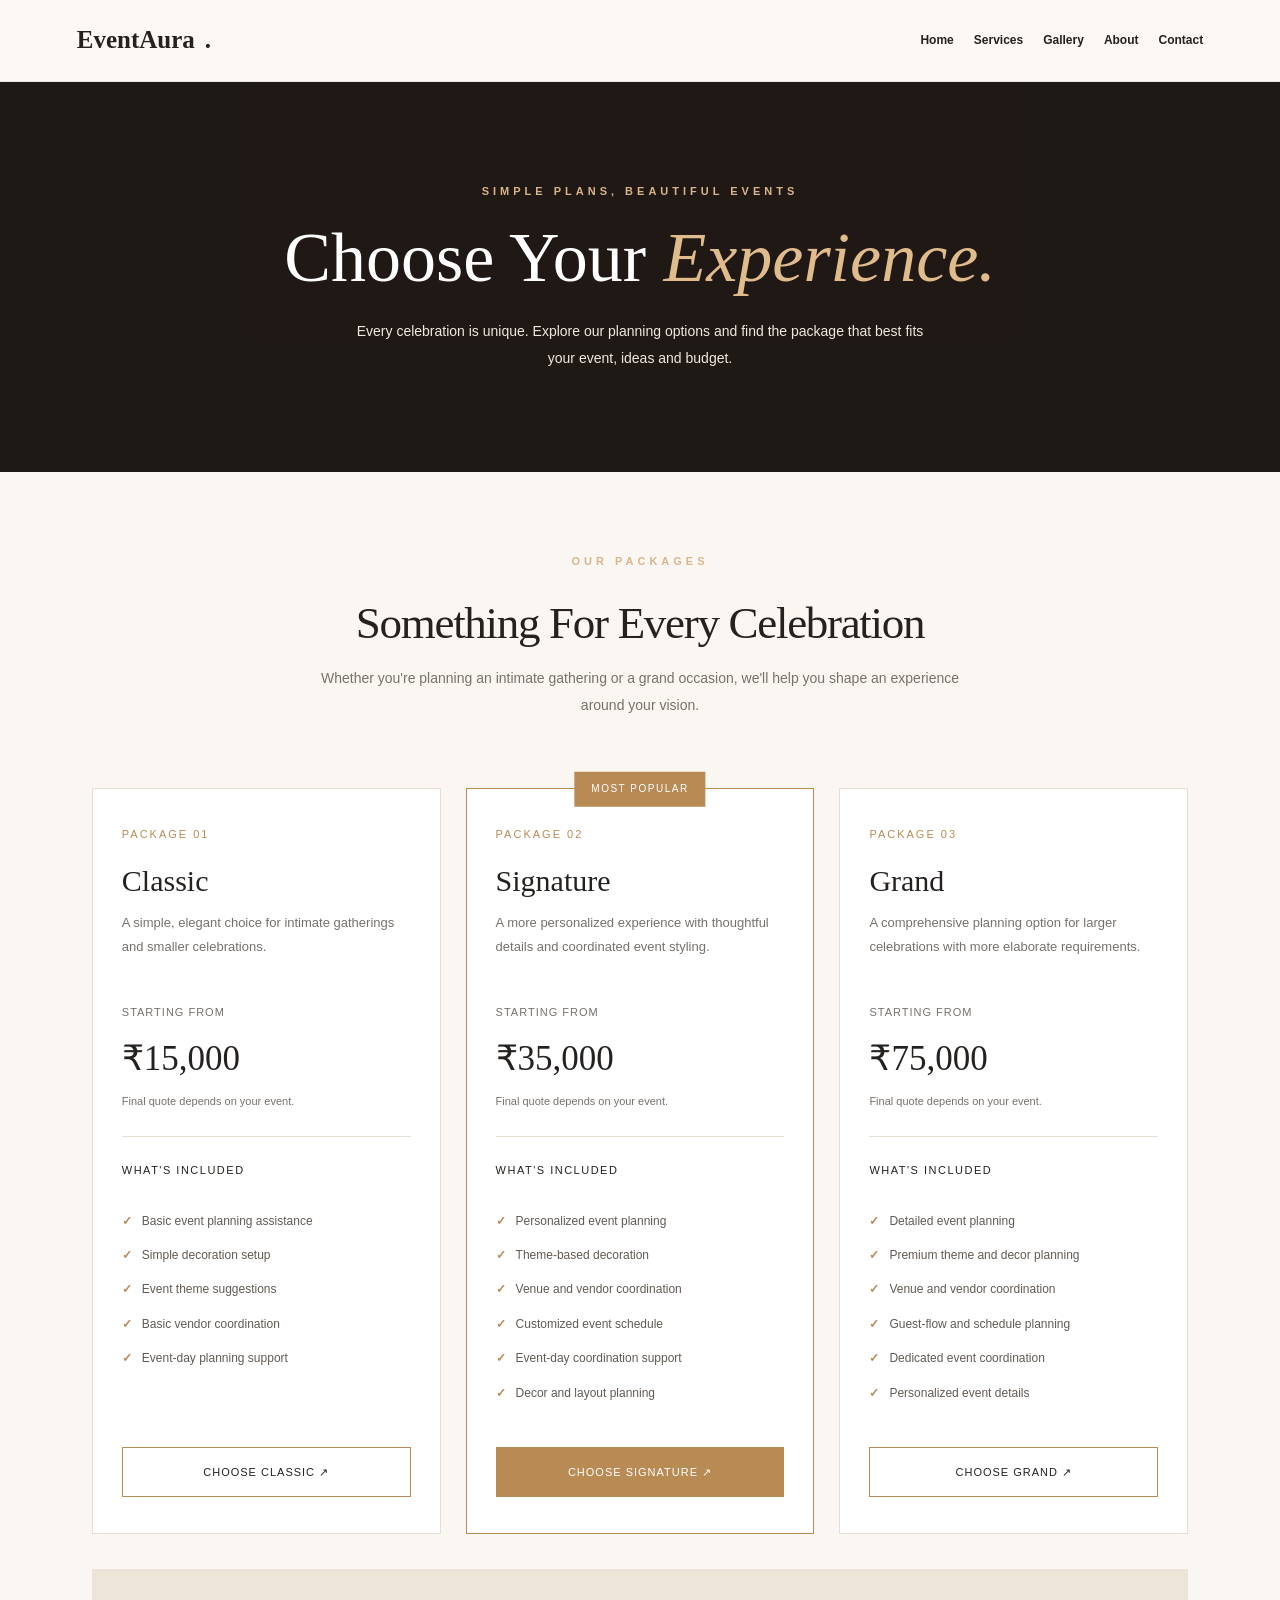
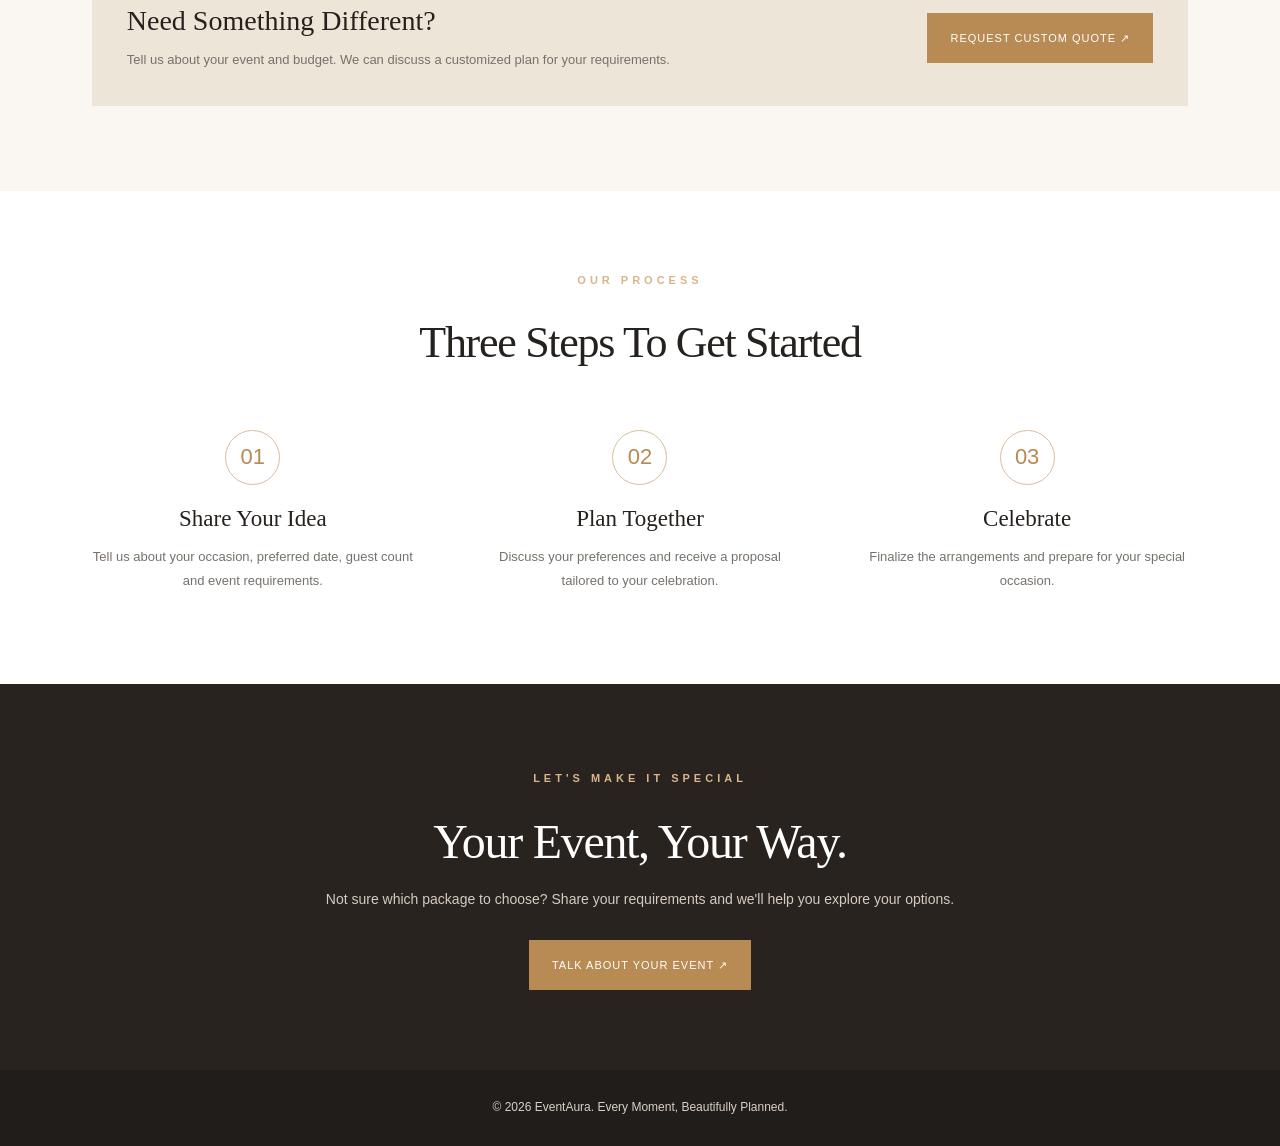
<file: package.html>
<!DOCTYPE html>
<html lang="en">
<head>
  <meta charset="UTF-8">
  <meta name="viewport" content="width=device-width, initial-scale=1.0">
  <title>Our Packages | EventAura</title>
  <link rel="stylesheet" href="style.css">

  <style>
    :root {
      --gold: #b88a54;
      --dark: #25211e;
      --cream: #faf7f2;
      --muted: #77716b;
      --line: #e8dfd4;
    }

    * {
      box-sizing: border-box;
    }

    html {
      scroll-behavior: smooth;
    }

    body {
      margin: 0;
      background: var(--cream);
      color: var(--dark);
      font-family: Arial, sans-serif;
    }

    a {
      text-decoration: none;
    }

    /* HERO */

    .package-hero {
      min-height: 390px;
      padding: 80px 7%;
      position: relative;
      isolation: isolate;
      overflow: hidden;
      display: flex;
      flex-direction: column;
      justify-content: center;
      align-items: center;
      text-align: center;
      color: white;
      background: #29211c;
    }

    .package-hero::before {
      content: "";
      position: absolute;
      inset: 0;
      z-index: -2;
      background:
        url("https://images.unsplash.com/photo-1519167758481-83f550bb49b3?auto=format&fit=crop&w=1800&q=85")
        center/cover;
      transform: scale(1.25);
      animation: heroReveal 1.8s ease forwards;
    }

    .package-hero::after {
      content: "";
      position: absolute;
      inset: 0;
      z-index: -1;
      background: rgba(28, 22, 18, .67);
    }

    @keyframes heroReveal {
      from {
        transform: scale(1.25);
        filter: blur(5px);
      }
      to {
        transform: scale(1);
        filter: blur(0);
      }
    }

    .eyebrow {
      color: #d9b58b;
      font-size: 11px;
      font-weight: bold;
      letter-spacing: 4px;
      text-transform: uppercase;
      margin-bottom: 16px;
    }

    .package-hero h1 {
      font-family: Georgia, serif;
      font-size: clamp(42px, 6vw, 70px);
      font-weight: normal;
      margin: 0 0 18px;
      animation: textReveal .8s .2s both;
    }

    .package-hero h1 span {
      color: #e0bb8c;
      font-style: italic;
    }

    .package-hero p {
      max-width: 580px;
      font-size: 14px;
      color: #f0e8e0;
      line-height: 1.9;
      margin: 0;
      animation: textReveal .8s .4s both;
    }

    @keyframes textReveal {
      from {
        opacity: 0;
        transform: translateY(25px);
      }
      to {
        opacity: 1;
        transform: translateY(0);
      }
    }

    /* INTRO */

    .intro {
      text-align: center;
      padding: 75px 20px 25px;
    }

    .intro h2 {
      font-family: Georgia, serif;
      font-size: clamp(30px, 4vw, 45px);
      font-weight: normal;
      margin: 10px 0 15px;
    }

    .intro p {
      color: var(--muted);
      font-size: 14px;
      line-height: 1.9;
      max-width: 650px;
      margin: auto;
    }

    /* PRICING CARDS */

    .packages-section {
      max-width: 1250px;
      margin: auto;
      padding: 45px 6% 85px;
    }

    .packages-grid {
      display: grid;
      grid-template-columns: repeat(3, minmax(0, 1fr));
      gap: 25px;
      align-items: stretch;
    }

    .package-card {
      background: white;
      border: 1px solid var(--line);
      padding: 36px 29px;
      position: relative;
      display: flex;
      flex-direction: column;
      transition: transform .35s, box-shadow .35s;
      animation: cardReveal .7s ease both;
    }

    .package-card:nth-child(2) {
      animation-delay: .15s;
    }

    .package-card:nth-child(3) {
      animation-delay: .3s;
    }

    @keyframes cardReveal {
      from {
        opacity: 0;
        transform: translateY(25px);
      }
      to {
        opacity: 1;
        transform: translateY(0);
      }
    }

    .package-card:hover {
      transform: translateY(-8px);
      box-shadow: 0 20px 45px rgba(37, 30, 23, .1);
    }

    .package-card.featured {
      border: 1px solid var(--gold);
    }

    .popular {
      position: absolute;
      top: 0;
      left: 50%;
      transform: translate(-50%, -50%);
      padding: 9px 17px;
      background: var(--gold);
      color: white;
      font-size: 10px;
      letter-spacing: 1.5px;
      white-space: nowrap;
    }

    .package-number {
      color: var(--gold);
      font-size: 11px;
      letter-spacing: 2px;
      margin-bottom: 20px;
    }

    .package-card h3 {
      font-family: Georgia, serif;
      font-size: 30px;
      font-weight: normal;
      margin: 0 0 12px;
    }

    .package-description {
      color: var(--muted);
      font-size: 13px;
      line-height: 1.8;
      min-height: 70px;
      margin: 0 0 22px;
    }

    .price-label {
      color: var(--muted);
      font-size: 11px;
      text-transform: uppercase;
      letter-spacing: 1px;
      margin-bottom: 8px;
    }

    .price {
      font-family: Georgia, serif;
      font-size: 35px;
      margin-bottom: 5px;
    }

    .price-note {
      font-size: 11px;
      color: var(--muted);
      margin-bottom: 25px;
    }

    .package-divider {
      border: none;
      border-top: 1px solid var(--line);
      width: 100%;
      margin: 0 0 24px;
    }

    .features-title {
      font-size: 11px;
      text-transform: uppercase;
      letter-spacing: 1.5px;
      margin-bottom: 18px;
    }

    .features {
      list-style: none;
      padding: 0;
      margin: 0 0 30px;
    }

    .features li {
      display: flex;
      align-items: flex-start;
      gap: 10px;
      font-size: 12px;
      line-height: 1.7;
      margin-bottom: 14px;
      color: #625a53;
    }

    .features li span {
      color: var(--gold);
      font-weight: bold;
    }

    .package-btn {
      display: block;
      text-align: center;
      width: 100%;
      margin-top: auto;
      padding: 15px 12px;
      border: 1px solid var(--gold);
      background: transparent;
      color: var(--dark);
      text-transform: uppercase;
      letter-spacing: 1px;
      font-size: 11px;
      transition: .3s;
    }

    .package-btn:hover,
    .featured .package-btn {
      background: var(--gold);
      color: white;
    }

    .featured .package-btn:hover {
      background: #9c703f;
    }

    /* CUSTOM PACKAGE */

    .custom-package {
      margin-top: 35px;
      padding: 35px;
      background: #eee5d9;
      display: flex;
      justify-content: space-between;
      align-items: center;
      gap: 25px;
    }

    .custom-package h3 {
      font-family: Georgia, serif;
      font-size: 28px;
      font-weight: normal;
      margin: 0 0 10px;
    }

    .custom-package p {
      color: var(--muted);
      font-size: 13px;
      line-height: 1.8;
      margin: 0;
    }

    .gold-btn {
      display: inline-block;
      background: var(--gold);
      color: white;
      padding: 15px 22px;
      border: 1px solid var(--gold);
      font-size: 11px;
      letter-spacing: 1px;
      text-transform: uppercase;
      white-space: nowrap;
      transition: .3s;
    }

    .gold-btn:hover {
      background: transparent;
      color: var(--dark);
    }

    /* PROCESS */

    .process-section {
      padding: 75px 6%;
      background: #fff;
    }

    .process-inner {
      max-width: 1150px;
      margin: auto;
    }

    .process-heading {
      text-align: center;
      margin-bottom: 45px;
    }

    .process-heading h2 {
      font-family: Georgia, serif;
      font-size: clamp(30px, 4vw, 44px);
      font-weight: normal;
      margin: 12px 0;
    }

    .process-grid {
      display: grid;
      grid-template-columns: repeat(3, minmax(0, 1fr));
      gap: 35px;
    }

    .process-item {
      text-align: center;
      padding: 15px;
    }

    .process-icon {
      width: 55px;
      height: 55px;
      display: grid;
      place-items: center;
      border: 1px solid #d9bd9b;
      border-radius: 50%;
      color: var(--gold);
      font-size: 22px;
      margin: 0 auto 20px;
    }

    .process-item h3 {
      font-family: Georgia, serif;
      font-size: 23px;
      font-weight: normal;
      margin: 0 0 12px;
    }

    .process-item p {
      font-size: 13px;
      color: var(--muted);
      line-height: 1.9;
    }

    /* CTA */

    .bottom-cta {
      text-align: center;
      padding: 80px 20px;
      background: #29231f;
      color: white;
    }

    .bottom-cta h2 {
      font-family: Georgia, serif;
      font-size: clamp(32px, 4vw, 48px);
      font-weight: normal;
      margin: 10px 0 15px;
    }

    .bottom-cta p {
      color: #d5cbc1;
      font-size: 14px;
      line-height: 1.9;
      margin-bottom: 28px;
    }

    footer {
      background: #211d1a;
      color: #d9d0c8;
      text-align: center;
      padding: 28px 15px;
      font-size: 12px;
    }

    @media (max-width: 900px) {
      .packages-grid {
        grid-template-columns: repeat(2, minmax(0, 1fr));
        row-gap: 35px;
      }

      .package-card:last-child {
        grid-column: 1 / -1;
      }
    }

    @media (max-width: 600px) {
      .package-hero {
        min-height: 330px;
        padding: 60px 6%;
      }

      .packages-grid,
      .process-grid {
        grid-template-columns: 1fr;
      }

      .package-card:last-child {
        grid-column: auto;
      }

      .packages-section {
        padding: 35px 5% 60px;
      }

      .package-card {
        padding: 32px 25px;
      }

      .custom-package {
        flex-direction: column;
        align-items: flex-start;
        padding: 28px 23px;
      }
    }

    @media (prefers-reduced-motion: reduce) {
      *,
      *::before,
      *::after {
        animation: none !important;
        transition: none !important;
      }

      .package-hero::before {
        transform: scale(1);
      }
    }
  </style>
</head>

<body>

  <!-- NAVBAR -->
  <header>
    <nav class="navbar">
      <a href="/" class="logo">EventAura<span>.</span></a>

      <button
        class="menu-toggle"
        id="menuToggle"
        aria-label="Toggle navigation"
        aria-expanded="false">
        ☰
      </button>

      <div class="nav-links" id="navLinks">
        <a href="/">Home</a>
        <a href="/services.html">Services</a>
        <a href="/gallery.html">Gallery</a>
        <a href="/about.html">About</a>
        <a href="contact.html">Contact</a>
      </div>
    </nav>
  </header>

  <!-- HERO -->
  <section class="package-hero">
    <span class="eyebrow">Simple Plans, Beautiful Events</span>

    <h1>Choose Your <span>Experience.</span></h1>

    <p>
      Every celebration is unique. Explore our planning options
      and find the package that best fits your event, ideas and budget.
    </p>
  </section>

  <main>

    <!-- INTRO -->
    <section class="intro">
      <span class="eyebrow">Our Packages</span>
      <h2>Something For Every Celebration</h2>
      <p>
        Whether you're planning an intimate gathering or a grand occasion,
        we'll help you shape an experience around your vision.
      </p>
    </section>

    <!-- PACKAGE CARDS -->
    <section class="packages-section">

      <div class="packages-grid">

        <!-- CLASSIC -->
        <article class="package-card">

          <div class="package-number">PACKAGE 01</div>

          <h3>Classic</h3>

          <p class="package-description">
            A simple, elegant choice for intimate gatherings
            and smaller celebrations.
          </p>

          <div class="price-label">Starting from</div>
          <div class="price">₹15,000</div>
          <div class="price-note">Final quote depends on your event.</div>

          <hr class="package-divider">

          <div class="features-title">What's included</div>

          <ul class="features">
            <li><span>✓</span> Basic event planning assistance</li>
            <li><span>✓</span> Simple decoration setup</li>
            <li><span>✓</span> Event theme suggestions</li>
            <li><span>✓</span> Basic vendor coordination</li>
            <li><span>✓</span> Event-day planning support</li>
          </ul>

          <a class="package-btn" href="/contact.html?package=Classic">
            Choose Classic ↗
          </a>

        </article>

        <!-- SIGNATURE -->
        <article class="package-card featured">

          <div class="popular">MOST POPULAR</div>

          <div class="package-number">PACKAGE 02</div>

          <h3>Signature</h3>

          <p class="package-description">
            A more personalized experience with thoughtful details
            and coordinated event styling.
          </p>

          <div class="price-label">Starting from</div>
          <div class="price">₹35,000</div>
          <div class="price-note">Final quote depends on your event.</div>

          <hr class="package-divider">

          <div class="features-title">What's included</div>

          <ul class="features">
            <li><span>✓</span> Personalized event planning</li>
            <li><span>✓</span> Theme-based decoration</li>
            <li><span>✓</span> Venue and vendor coordination</li>
            <li><span>✓</span> Customized event schedule</li>
            <li><span>✓</span> Event-day coordination support</li>
            <li><span>✓</span> Decor and layout planning</li>
          </ul>

          <a class="package-btn" href="/contact.html?package=Signature">
            Choose Signature ↗
          </a>

        </article>

        <!-- GRAND -->
        <article class="package-card">

          <div class="package-number">PACKAGE 03</div>

          <h3>Grand</h3>

          <p class="package-description">
            A comprehensive planning option for larger celebrations
            with more elaborate requirements.
          </p>

          <div class="price-label">Starting from</div>
          <div class="price">₹75,000</div>
          <div class="price-note">Final quote depends on your event.</div>

          <hr class="package-divider">

          <div class="features-title">What's included</div>

          <ul class="features">
            <li><span>✓</span> Detailed event planning</li>
            <li><span>✓</span> Premium theme and decor planning</li>
            <li><span>✓</span> Venue and vendor coordination</li>
            <li><span>✓</span> Guest-flow and schedule planning</li>
            <li><span>✓</span> Dedicated event coordination</li>
            <li><span>✓</span> Personalized event details</li>
          </ul>

          <a class="package-btn" href="/contact.html?package=Grand">
            Choose Grand ↗
          </a>

        </article>

      </div>

      <!-- CUSTOM PACKAGE -->
      <div class="custom-package">
        <div>
          <h3>Need Something Different?</h3>
          <p>
            Tell us about your event and budget.
            We can discuss a customized plan for your requirements.
          </p>
        </div>

        <a href="/contact.html?package=Custom" class="gold-btn">
          Request Custom Quote ↗
        </a>
      </div>

    </section>

    <!-- HOW IT WORKS -->
    <section class="process-section">

      <div class="process-inner">

        <div class="process-heading">
          <span class="eyebrow">Our Process</span>
          <h2>Three Steps To Get Started</h2>
        </div>

        <div class="process-grid">

          <article class="process-item">
            <div class="process-icon">01</div>
            <h3>Share Your Idea</h3>
            <p>
              Tell us about your occasion, preferred date,
              guest count and event requirements.
            </p>
          </article>

          <article class="process-item">
            <div class="process-icon">02</div>
            <h3>Plan Together</h3>
            <p>
              Discuss your preferences and receive a proposal
              tailored to your celebration.
            </p>
          </article>

          <article class="process-item">
            <div class="process-icon">03</div>
            <h3>Celebrate</h3>
            <p>
              Finalize the arrangements and prepare
              for your special occasion.
            </p>
          </article>

        </div>
      </div>
    </section>

    <!-- FINAL CTA -->
    <section class="bottom-cta">
      <span class="eyebrow">Let's Make It Special</span>

      <h2>Your Event, Your Way.</h2>

      <p>
        Not sure which package to choose?
        Share your requirements and we'll help you explore your options.
      </p>

      <a href="/contact.html" class="gold-btn">
        Talk About Your Event ↗
      </a>
    </section>

  </main>

  <!-- FOOTER -->
  <footer>
    <p>
      © <span id="currentYear"></span>
      EventAura. Every Moment, Beautifully Planned.
    </p>
  </footer>

  <script src="script.js"></script>

  <script>
    const year = document.getElementById("currentYear");

    if (year) {
      year.textContent = new Date().getFullYear();
    }
  </script>

</body>
</html>
</file>
<file: style.css>
:root {
  --bg: #fbf8f5;
  --white: #ffffff;
  --ink: #25221f;
  --muted: #77716d;
  --accent: #a96f51;
  --accent-dark: #805039;
  --line: #e8dfd7;
  --serif: "Playfair Display", Georgia, serif;
  --sans: "DM Sans", Arial, sans-serif;
}

* {
  box-sizing: border-box;
  margin: 0;
  padding: 0;
}

html {
  scroll-behavior: smooth;
  scroll-padding-top: 90px;
}

body {
  background: var(--bg);
  color: var(--ink);
  font-family: var(--sans);
  line-height: 1.65;
  overflow-x: hidden;
}

a {
  color: inherit;
  text-decoration: none;
}

button, input, select, textarea {
  font: inherit;
}

button, a {
  -webkit-tap-highlight-color: transparent;
}

img {
  max-width: 100%;
  display: block;
}

::selection {
  background: #d9b6a0;
  color: #211b17;
}

/* NAVBAR */

.navbar {
  min-height: 82px;
  padding: 14px 6%;
  display: flex;
  align-items: center;
  justify-content: space-between;
  gap: 25px;
  background: var(--bg);
  position: sticky;
  top: 0;
  z-index: 100;
  border-bottom: 1px solid rgba(37, 34, 31, 0.08);
}

.logo {
  display: inline-flex;
  align-items: center;
  gap: 10px;
  font-family: var(--serif);
  font-size: 25px;
  font-weight: 700;
  line-height: 1.15;
  flex-shrink: 0;
}

.logo-icon {
  width: 39px;
  height: 39px;
  display: grid;
  place-items: center;
  background: var(--ink);
  color: white;
  border-radius: 50% 50% 50% 8px;
  font-size: 25px;
  font-style: italic;
}

.logo-accent {
  color: var(--accent);
}

.logo small {
  display: block;
  font: 8px var(--sans);
  letter-spacing: 1.7px;
  margin-top: 5px;
  color: var(--muted);
}

.nav-links {
  display: flex;
  align-items: center;
  gap: 20px;
}


.auth-open-btn {
    margin-left: auto;
    padding: 10px 20px;
    background: #d4a853;
    color: #111;
    border: none;
    border-radius: 25px;
    font-weight: 600;
    cursor: pointer;
    white-space: nowrap;
}
.nav-links > a {
  font-size: 12px;
  font-weight: 600;
  transition: color 0.25s;
}

.nav-links > a:hover {
  color: var(--accent);
}

.nav-links .nav-cta {
  background: var(--ink);
  color: white;
  padding: 12px 17px;
  border-radius: 3px;
}

.nav-links .nav-cta:hover {
  background: var(--accent-dark);
}

.menu-toggle {
  display: none;
  border: 0;
  background: none;
  color: var(--ink);
  font-size: 28px;
  cursor: pointer;
}

/* COMMON */

.section {
  padding: 105px 8%;
}

.eyebrow {
  display: inline-block;
  font-size: 10px;
  letter-spacing: 2.6px;
  font-weight: 700;
  color: var(--accent);
  margin-bottom: 20px;
}

h1, h2, h3 {
  line-height: 1.2;
}

h1, h2 {
  font-family: var(--serif);
  font-weight: 500;
}

h2 {
  font-size: clamp(34px, 4vw, 52px);
  letter-spacing: -1.3px;
}

h2 em, h1 em {
  color: var(--accent);
  font-weight: 500;
}

.section-heading {
  display: flex;
  align-items: end;
  justify-content: space-between;
  gap: 40px;
  margin-bottom: 48px;
}

.section-description {
  max-width: 370px;
  color: var(--muted);
  font-size: 13px;
  line-height: 1.9;
  margin-bottom: 7px;
}

.btn {
  min-height: 48px;
  display: inline-flex;
  align-items: center;
  justify-content: center;
  gap: 18px;
  padding: 13px 22px;
  border: 1px solid transparent;
  border-radius: 3px;
  font-size: 11px;
  font-weight: 700;
  letter-spacing: 0.3px;
  cursor: pointer;
  transition: background 0.25s, color 0.25s, transform 0.25s;
}

.btn:hover {
  transform: translateY(-2px);
}

.btn-primary {
  background: var(--accent);
  color: white;
}

.btn-primary:hover {
  background: var(--accent-dark);
}

.btn-outline {
  border-color: rgba(255, 255, 255, 0.7);
  color: white;
  background: transparent;
}

.btn-outline:hover {
  background: white;
  color: var(--ink);
}

/* HERO */

.hero {
  position: relative;
  min-height: 660px;
  min-height: min(740px, calc(100svh - 82px));
  display: flex;
  align-items: center;
  padding: 85px 10%;
  color: white;
  background: #3c3029 url("https://images.unsplash.com/photo-1519741497674-611481863552?auto=format&fit=crop&w=2000&q=90") center 55% / cover no-repeat;
}

.hero-overlay {
  position: absolute;
  inset: 0;
  background: linear-gradient(
    90deg,
    rgba(26, 20, 17, 0.88) 0%,
    rgba(26, 20, 17, 0.68) 43%,
    rgba(26, 20, 17, 0.12) 100%
  );
}

.hero-content {
  max-width: 650px;
  position: relative;
  z-index: 1;
  animation: appear 0.8s ease both;
}

.light-eyebrow {
  color: #e5c5ad;
}

.hero h1 {
  font-size: clamp(43px, 6vw, 75px);
  line-height: 1.13;
  letter-spacing: -1.8px;
  margin-bottom: 24px;
}

.hero h1 em {
  color: #e2b799;
}

.hero-content > p {
  max-width: 440px;
  color: rgba(255, 255, 255, 0.8);
  font-size: 14px;
  line-height: 1.9;
  margin-bottom: 30px;
}

.hero-buttons {
  display: flex;
  gap: 13px;
  flex-wrap: wrap;
}

.hero-note {
  display: flex;
  align-items: center;
  gap: 13px;
  flex-wrap: wrap;
  margin-top: 48px;
  font-size: 11px;
  color: rgba(255, 255, 255, 0.8);
}

.note-stars {
  color: #e4ba79;
  letter-spacing: 3px;
}

.hero-side-note {
  position: absolute;
  right: 4%;
  top: 50%;
  writing-mode: vertical-rl;
  font-size: 9px;
  letter-spacing: 3px;
  color: rgba(255, 255, 255, 0.8);
  z-index: 1;
}

.scroll-indicator {
  position: absolute;
  left: 10%;
  bottom: 22px;
  display: flex;
  align-items: center;
  gap: 15px;
  color: rgba(255, 255, 255, 0.8);
  font-size: 9px;
  letter-spacing: 2px;
}

.scroll-line {
  height: 1px;
  width: 50px;
  background: white;
}

/* INTRO STRIP */

.intro-strip {
  padding: 24px 8%;
  display: grid;
  grid-template-columns: repeat(4, 1fr);
  border-bottom: 1px solid var(--line);
  gap: 20px;
}

.intro-strip > div {
  display: flex;
  align-items: center;
  gap: 14px;
  justify-content: center;
}

.intro-number {
  font-family: var(--serif);
  font-size: 19px;
  color: var(--accent);
}

.intro-strip p {
  font-size: 11px;
  font-weight: 600;
}

/* SERVICES */

.services-grid {
  display: grid;
  grid-template-columns: repeat(2, minmax(0, 1fr));
  gap: 32px 25px;
}

.service-card {
  min-width: 0;
}

.service-image {
  position: relative;
  height: 310px;
  overflow: hidden;
  background-position: center;
  background-size: cover;
  background-color: #e3d4c8;
  transition: background-size 0.4s;
}

.image-wedding {
  background-image: url("https://images.unsplash.com/photo-1519741497674-611481863552?auto=format&fit=crop&w=1000&q=85");
}

.image-birthday {
  background-image: url("https://images.unsplash.com/photo-1530103862676-de8c9debad1d?auto=format&fit=crop&w=1000&q=85");
}

.image-corporate {
  background-image: url("https://images.unsplash.com/photo-1511578314322-379afb476865?auto=format&fit=crop&w=1000&q=85");
}

.image-college {
  background-image: url("https://images.unsplash.com/photo-1506157786151-b8491531f063?auto=format&fit=crop&w=1000&q=85");
}

.service-image::after {
  content: "";
  position: absolute;
  inset: 0;
  background: linear-gradient(0deg, rgba(0, 0, 0, 0.5), transparent 45%);
  pointer-events: none;
}

.service-card:hover .service-image {
  filter: saturate(1.12);
}

.service-tag {
  position: absolute;
  bottom: 17px;
  left: 20px;
  z-index: 1;
  font-size: 9px;
  letter-spacing: 1.7px;
  color: white;
}

.service-info {
  display: flex;
  align-items: center;
  justify-content: space-between;
  gap: 15px;
  padding-top: 19px;
}

.service-info h3 {
  font-family: var(--serif);
  font-size: 23px;
  font-weight: 500;
  margin-bottom: 7px;
}

.service-info p {
  color: var(--muted);
  font-size: 12px;
  line-height: 1.8;
}

.round-arrow {
  min-width: 39px;
  width: 39px;
  height: 39px;
  display: grid;
  place-items: center;
  border: 1px solid var(--line);
  border-radius: 50%;
  transition: 0.25s;
}

.round-arrow:hover {
  background: var(--ink);
  color: white;
  border-color: var(--ink);
}

/* ABOUT */

.about-section {
  display: grid;
  grid-template-columns: 1fr 1fr;
  background: #f0e8e0;
}

.about-image {
  min-height: 570px;
  position: relative;
  background: url("https://images.unsplash.com/photo-1464366400600-7168b8af9bc3?auto=format&fit=crop&w=1200&q=85") center / cover no-repeat;
}

.about-image-label {
  position: absolute;
  bottom: 25px;
  left: 25px;
  right: 25px;
  padding: 23px;
  background: rgba(255, 255, 255, 0.94);
  display: flex;
  flex-direction: column;
  gap: 6px;
}

.about-image-label span {
  font-size: 9px;
  letter-spacing: 2px;
  color: var(--accent);
}

.about-image-label strong {
  font-family: var(--serif);
  font-size: 21px;
  font-weight: 500;
}

.about-content {
  padding: 85px clamp(35px, 6vw, 95px);
  align-self: center;
}

.about-content h2 {
  margin-bottom: 25px;
}

.about-content > p {
  font-size: 13px;
  line-height: 2;
  color: var(--muted);
  margin-bottom: 15px;
}

.text-link {
  display: inline-block;
  margin-top: 20px;
  font-size: 10px;
  font-weight: 700;
  letter-spacing: 1.1px;
  color: var(--accent-dark);
  border-bottom: 1px solid var(--accent);
  padding-bottom: 7px;
}

.about-stats {
  display: flex;
  gap: 35px;
  border-top: 1px solid #d8cbc0;
  margin-top: 35px;
  padding-top: 24px;
}

.about-stats > div {
  display: flex;
  flex-direction: column;
  gap: 5px;
}

.about-stats strong {
  font-family: var(--serif);
  font-size: 25px;
  color: var(--accent-dark);
}

.about-stats span {
  font-size: 10px;
  color: var(--muted);
}

/* GALLERY */

.gallery-grid {
  display: grid;
  grid-template-columns: 1.3fr 1fr;
  grid-template-rows: repeat(2, 230px);
  gap: 18px;
}

.gallery-item {
  position: relative;
  overflow: hidden;
  background: #e0d5ca;
}

.gallery-large {
  grid-row: span 2;
}

.gallery-item img {
  width: 100%;
  height: 100%;
  object-fit: cover;
  transition: transform 0.55s;
}

.gallery-item:hover img {
  transform: scale(1.05);
}

.gallery-item::after {
  content: "";
  position: absolute;
  inset: 35% 0 0;
  background: linear-gradient(transparent, rgba(0, 0, 0, 0.65));
}

.gallery-item > span {
  position: absolute;
  bottom: 19px;
  left: 20px;
  right: 20px;
  z-index: 1;
  color: white;
  font-size: 10px;
  font-weight: 700;
  letter-spacing: 1.4px;
  display: flex;
  justify-content: space-between;
}

/* PROCESS */

.process-section {
  background: #f0e8e0;
}

.section-inner {
  padding-top: 85px;
  padding-bottom: 90px;
}

.center-heading {
  text-align: center;
  margin-bottom: 55px;
}

.center-heading h2 {
  font-size: clamp(30px, 4vw, 45px);
}

.process-grid {
  display: grid;
  grid-template-columns: repeat(3, 1fr);
  gap: 25px;
}

.process-card {
  background: var(--bg);
  padding: 28px;
  position: relative;
  min-height: 245px;
}

.process-number {
  position: absolute;
  top: 18px;
  right: 20px;
  font-size: 10px;
  color: var(--accent);
  letter-spacing: 1px;
}

.process-icon {
  width: 45px;
  height: 45px;
  border: 1px solid #ddc9b9;
  border-radius: 50%;
  display: grid;
  place-items: center;
  color: var(--accent);
  font-size: 25px;
  margin-bottom: 25px;
}

.process-card h3 {
  font-family: var(--serif);
  font-size: 21px;
  font-weight: 500;
  margin-bottom: 12px;
}

.process-card p {
  font-size: 12px;
  line-height: 1.9;
  color: var(--muted);
}

/* PACKAGES */

.packages-grid {
  display: grid;
  grid-template-columns: repeat(3, minmax(0, 1fr));
  gap: 18px;
  align-items: stretch;
}

.package-card {
  background: #fff;
  border: 1px solid var(--line);
  padding: 35px 27px 27px;
  display: flex;
  flex-direction: column;
  position: relative;
}

.package-featured {
  border: 1px solid var(--accent);
  box-shadow: 0 10px 35px rgba(90, 55, 35, 0.07);
}

.popular-badge {
  position: absolute;
  top: 0;
  right: 0;
  background: var(--accent);
  color: white;
  padding: 7px 12px;
  font-size: 8px;
  letter-spacing: 1px;
}

.package-label {
  color: var(--accent);
  font-size: 9px;
  letter-spacing: 1.5px;
  font-weight: 700;
}

.package-card h3 {
  font-family: var(--serif);
  font-size: 30px;
  font-weight: 500;
  margin: 13px 0;
}

.package-description {
  color: var(--muted);
  font-size: 12px;
  min-height: 45px;
}

.package-price {
  font-family: var(--serif);
  font-size: 24px;
  margin: 22px 0;
}

.package-divider {
  height: 1px;
  background: var(--line);
  margin-bottom: 22px;
}

.package-card ul {
  list-style: none;
  margin-bottom: 30px;
  flex: 1;
}

.package-card li {
  font-size: 11px;
  color: #625b55;
  margin: 14px 0;
}

.btn-package {
  width: 100%;
  border-color: var(--ink);
  color: var(--ink);
  background: transparent;
}

.btn-package:hover {
  background: var(--ink);
  color: white;
}

.package-featured .btn-package {
  background: var(--accent);
  color: white;
  border-color: var(--accent);
}

.pricing-note {
  text-align: center;
  color: var(--muted);
  font-size: 10px;
  margin-top: 25px;
}

/* TESTIMONIAL / BRAND MESSAGE */

.testimonial-section {
  background: #29231f;
  color: white;
  padding: 95px 20px;
  text-align: center;
}

.testimonial-inner {
  max-width: 700px;
  margin: auto;
}

.testimonial-inner .eyebrow {
  color: #d9ad90;
}

.quote-mark {
  font-family: var(--serif);
  font-size: 85px;
  line-height: 1;
  color: #d9ad90;
  margin-top: 10px;
}

.testimonial-inner h2 {
  font-size: clamp(30px, 4vw, 46px);
  margin: 5px 0 22px;
}

.testimonial-inner > p:not(.demo-note) {
  max-width: 480px;
  margin: auto;
  font-size: 13px;
  line-height: 2;
  color: #d3c8c0;
}

.testimonial-caption {
  display: inline-block;
  margin-top: 27px;
  font-size: 9px;
  letter-spacing: 2px;
  color: #e1b99c;
}

.demo-note {
  margin-top: 15px;
  color: #c4b7ae;
  font-size: 10px;
}

/* CONTACT */

.contact-section {
  display: grid;
  grid-template-columns: 0.8fr 1.2fr;
  gap: 70px;
  align-items: start;
}

.contact-copy h2 {
  margin-bottom: 22px;
}

.contact-copy > p {
  font-size: 13px;
  line-height: 2;
  color: var(--muted);
  max-width: 390px;
}

.contact-detail {
  display: flex;
  align-items: center;
  gap: 15px;
  margin-top: 28px;
}

.contact-symbol {
  width: 42px;
  height: 42px;
  display: grid;
  place-items: center;
  background: #f0e6de;
  color: var(--accent-dark);
  font-size: 19px;
}

.contact-detail strong {
  font-size: 12px;
}

.contact-detail p {
  font-size: 11px;
  color: var(--muted);
  overflow-wrap: anywhere;
}

.contact-form {
  background: white;
  border: 1px solid var(--line);
  padding: clamp(22px, 4vw, 40px);
}

.contact-form h3 {
  font-family: var(--serif);
  font-size: 26px;
  font-weight: 500;
}

.form-subtitle {
  font-size: 11px;
  color: var(--muted);
  margin: 8px 0 25px;
}

.contact-form label {
  display: block;
  font-size: 11px;
  font-weight: 600;
  margin-bottom: 17px;
}

.form-row {
  display: grid;
  grid-template-columns: 1fr 1fr;
  gap: 15px;
}

.contact-form input,
.contact-form select,
.contact-form textarea {
  display: block;
  width: 100%;
  min-width: 0;
  margin-top: 8px;
  padding: 12px;
  border: 1px solid var(--line);
  background: #fdfbf9;
  color: var(--ink);
  border-radius: 2px;
  font-size: 12px;
  outline: none;
  transition: border-color 0.2s;
}

.contact-form input:focus,
.contact-form select:focus,
.contact-form textarea:focus {
  border-color: var(--accent);
}

.contact-form textarea {
  resize: vertical;
  min-height: 100px;
}

.submit-btn {
  width: 100%;
}

.form-status {
  font-size: 12px;
  margin-top: 12px;
  color: var(--accent-dark);
  overflow-wrap: anywhere;
}

.privacy-note {
  margin-top: 12px;
  text-align: center;
  font-size: 9px;
  color: var(--muted);
}

/* FOOTER */

.footer {
  background: #211e1b;
  color: white;
  padding: 48px 8% 20px;
}

.footer-main {
  display: flex;
  align-items: center;
  justify-content: space-between;
  gap: 25px;
  padding-bottom: 38px;
}

.footer-logo .logo-icon {
  background: var(--accent);
}

.footer-main > p {
  color: #c9bfb7;
  font-family: var(--serif);
  font-size: 18px;
  line-height: 1.5;
}

.back-top {
  color: #e0b99d;
  font-size: 9px;
  letter-spacing: 1.5px;
  border-bottom: 1px solid #80634e;
  padding-bottom: 7px;
}

.footer-bottom {
  display: flex;
  justify-content: space-between;
  gap: 15px;
  flex-wrap: wrap;
  border-top: 1px solid #403933;
  padding-top: 20px;
  color: #a99d94;
  font-size: 10px;
}

/* ANIMATION */

@keyframes appear {
  from {
    opacity: 0;
    transform: translateY(18px);
  }
  to {
    opacity: 1;
    transform: translateY(0);
  }
}

/* TABLETS */

@media (max-width: 1050px) {
  .navbar {
    padding-left: 4%;
    padding-right: 4%;
  }

  .nav-links {
    gap: 14px;
  }

  .nav-links > a {
    font-size: 11px;
  }

  .section {
    padding-left: 6%;
    padding-right: 6%;
  }

  .service-image {
    height: 270px;
  }

  .contact-section {
    gap: 35px;
  }

  .about-content {
    padding: 55px 35px;
  }
}

/* MOBILE NAVIGATION */

@media (max-width: 780px) {
  .navbar {
    min-height: 72px;
    padding: 12px 5%;
  }

  .logo {
    font-size: 22px;
  }

  .logo-icon {
    width: 35px;
    height: 35px;
  }

  .menu-toggle {
    display: block;
  }

  .nav-links {
    position: absolute;
    top: 100%;
    left: 0;
    right: 0;
    display: none;
    align-items: stretch;
    flex-direction: column;
    gap: 0;
    padding: 10px 5% 22px;
    background: var(--bg);
    border-bottom: 1px solid var(--line);
    box-shadow: 0 12px 20px rgba(0, 0, 0, 0.06);
  }

  .nav-links.open {
    display: flex;
  }

  .nav-links > a {
    padding: 13px 0;
    font-size: 13px;
    border-bottom: 1px solid var(--line);
  }

  .nav-links .nav-cta {
    text-align: center;
    margin-top: 13px;
    padding: 13px;
  }

  .hero {
    min-height: 620px;
    min-height: calc(90svh - 72px);
    padding: 65px 7%;
    background-position: 60% center;
  }

  .hero-overlay {
    background: linear-gradient(
      90deg,
      rgba(26, 20, 17, 0.87),
      rgba(26, 20, 17, 0.48)
    );
  }

  .hero h1 {
    font-size: clamp(40px, 9vw, 60px);
  }

  .hero-side-note {
    display: none;
  }

  .scroll-indicator {
    left: 7%;
  }

  .intro-strip {
    grid-template-columns: repeat(2, 1fr);
    padding: 25px 5%;
    gap: 20px 8px;
  }

  .intro-strip > div {
    justify-content: flex-start;
  }

  .section {
    padding: 75px 6%;
  }

  .section-heading {
    flex-direction: column;
    align-items: flex-start;
    gap: 15px;
    margin-bottom: 35px;
  }

  .section-description {
    max-width: 520px;
  }

  .service-image {
    height: 260px;
  }

  .about-section {
    grid-template-columns: 1fr;
  }

  .about-image {
    min-height: 440px;
  }

  .about-content {
    padding: 60px 7%;
  }

  .gallery-grid {
    grid-template-rows: repeat(2, 190px);
  }

  .section-inner {
    padding-top: 70px;
    padding-bottom: 70px;
  }

  .process-grid {
    gap: 12px;
  }

  .process-card {
    padding: 22px 16px;
  }

  .process-card h3 {
    font-size: 18px;
  }

  .packages-grid {
    grid-template-columns: 1fr;
    gap: 18px;
  }

  .package-card {
    padding: 30px;
  }

  .contact-section {
    grid-template-columns: 1fr;
    gap: 35px;
  }

  .footer {
    padding-left: 6%;
    padding-right: 6%;
  }
}

/* SMALL PHONES */

@media (max-width: 480px) {
  .hero {
    min-height: 620px;
    padding: 55px 6% 80px;
  }

  .hero h1 {
    font-size: 39px;
    letter-spacing: -1px;
  }

  .hero-content > p {
    font-size: 13px;
  }

  .hero-buttons {
    align-items: stretch;
    flex-direction: column;
    max-width: 240px;
  }

  .hero-note {
    margin-top: 30px;
    font-size: 10px;
    gap: 7px;
  }

  h2 {
    font-size: 35px;
  }

  .services-grid {
    grid-template-columns: 1fr;
    gap: 32px;
  }

  .service-image {
    height: 270px;
  }

  .service-info h3 {
    font-size: 21px;
  }

  .about-image {
    min-height: 340px;
  }

  .about-image-label {
    left: 14px;
    right: 14px;
    bottom: 14px;
    padding: 17px;
  }

  .about-stats {
    gap: 20px;
  }

  .gallery-grid {
    grid-template-columns: 1fr 1fr;
    grid-template-rows: 240px 165px;
    gap: 10px;
  }

  .gallery-large {
    grid-column: span 2;
    grid-row: auto;
  }

  .gallery-item > span {
    left: 12px;
    right: 12px;
    bottom: 12px;
    font-size: 8px;
    letter-spacing: 0.6px;
  }

  .process-grid {
    grid-template-columns: 1fr;
    gap: 14px;
  }

  .process-card {
    min-height: auto;
    padding: 25px;
  }

  .process-icon {
    margin-bottom: 16px;
  }

  .form-row {
    grid-template-columns: 1fr;
    gap: 0;
  }

  .contact-form {
    padding: 22px 17px;
  }

  .footer-main {
    align-items: flex-start;
    flex-direction: column;
  }

  .footer-bottom {
    flex-direction: column;
    gap: 8px;
  }
}

/* ACCESSIBILITY */

@media (prefers-reduced-motion: reduce) {
  *, *::before, *::after {
    scroll-behavior: auto important;
    animation-duration: 0.01ms important;
    transition-duration: 0.01ms important;
  }
}



/* LOGIN / SIGNUP POPUP */

.auth-open-btn {
    margin-left: auto;
    padding: 12px 17px;
    background: #a96f51;
    color: white;
    border: 1px solid #a96f51;
    border-radius: 3px;
    font-size: 12px;
    font-weight: 700;
    cursor: pointer;
    white-space: nowrap;
    flex-shrink: 0;
}

.auth-open-btn:hover {
    background: #805139;
    transform: translateY(-2px);
}

.auth-overlay {
    position: fixed;
    inset: 0;
    z-index: 9999;
    display: none;
    align-items: center;
    justify-content: center;
    padding: 18px;
    background: rgba(25, 18, 17, .72);
    backdrop-filter: blur(7px);
}

.auth-overlay.show {
    display: flex;
    animation: authFade .25s ease;
}

.auth-modal {
    width: 100%;
    max-width: 420px;
    max-height: 90vh;
    overflow-y: auto;
    position: relative;
    padding: 32px;
    background: #fffaf5;
    color: #342720;
    box-shadow: 0 25px 80px rgba(0,0,0,.3);
    animation: authRise .35s ease;
}

@keyframes authFade {
    from { opacity: 0; }
    to { opacity: 1; }
}

@keyframes authRise {
    from { opacity: 0; transform: translateY(20px) scale(.97); }
    to { opacity: 1; transform: translateY(0) scale(1); }
}


.auth-open-btn:hover {
    background: #805139;
    transform: translateY(-2px);
}


.auth-close {
    position: absolute;
    right: 15px;
    top: 12px;
    width: 34px;
    height: 34px;
    border: none;
    background: transparent;
    font-size: 26px;
    cursor: pointer;
    color: #574439;
}

.auth-brand {
    text-align: center;
    font-family: "Playfair Display", Georgia, serif;
    font-size: 29px;
    margin-bottom: 7px;
}

.auth-brand span {
    color: #a96f51;
}

.auth-subtitle {
    text-align: center;
    color: #817167;
    font-size: 12px;
    margin-bottom: 24px;
}

.auth-tabs {
    display: flex;
    gap: 8px;
    padding: 5px;
    background: #eee4db;
    margin-bottom: 24px;
}

.auth-tabs button {
    flex: 1;
    border: none;
    padding: 12px;
    background: transparent;
    color: #574439;
    cursor: pointer;
    font-weight: 600;
}

.auth-tabs button.active {
    background: #a96f51;
    color: white;
}

.auth-form {
    display: none;
}

.auth-form.active {
    display: block;
    animation: authFade .25s ease;
}

.auth-form h2 {
    font-family: "Playfair Display", Georgia, serif;
    font-size: 28px;
    font-weight: 500;
    margin-bottom: 7px;
}

.auth-form .auth-description {
    color: #817167;
    font-size: 12px;
    margin-bottom: 20px;
}

.auth-field {
    margin-bottom: 15px;
}

.auth-field label {
    display: block;
    font-size: 12px;
    font-weight: 600;
    margin-bottom: 7px;
}

.auth-field input {
    width: 100%;
    padding: 13px;
    border: 1px solid #ded0c4;
    background: white;
    color: #342720;
    outline: none;
    font: inherit;
    font-size: 13px;
}

.auth-field input:focus {
    border-color: #a96f51;
    box-shadow: 0 0 0 3px rgba(169,111,81,.12);
}

.auth-password {
    position: relative;
}

.auth-password input {
    padding-right: 60px;
}

.auth-show {
    position: absolute;
    right: 10px;
    top: 50%;
    transform: translateY(-50%);
    border: none;
    background: transparent;
    color: #a96f51;
    cursor: pointer;
    font-size: 11px;
    font-weight: 700;
}

.auth-terms {
    display: flex;
    align-items: flex-start;
    gap: 8px;
    font-size: 11px;
    color: #68594f;
    margin: 8px 0 18px;
    line-height: 1.6;
}

.auth-terms input {
    margin-top: 3px;
    accent-color: #a96f51;
}

.auth-submit {
    width: 100%;
    padding: 14px;
    border: none;
    background: #a96f51;
    color: white;
    font-weight: 700;
    cursor: pointer;
    transition: .3s;
}

.auth-submit:hover {
    background: #805139;
}

.auth-message {
    min-height: 18px;
    margin-top: 12px;
    font-size: 12px;
    line-height: 1.6;
    color: #805139;
    text-align: center;
}

.auth-back {
    display: block;
    margin-top: 18px;
    text-align: center;
    font-size: 11px;
    color: #817167;
    text-decoration: none;
}

.auth-back:hover {
    color: #a96f51;
}

body.auth-locked {
    overflow: hidden;
}

@media (max-width: 480px) {
    .auth-modal {
        padding: 28px 20px;
    }

    .auth-open-btn {
        width: 100%;
    }
}
</file>
